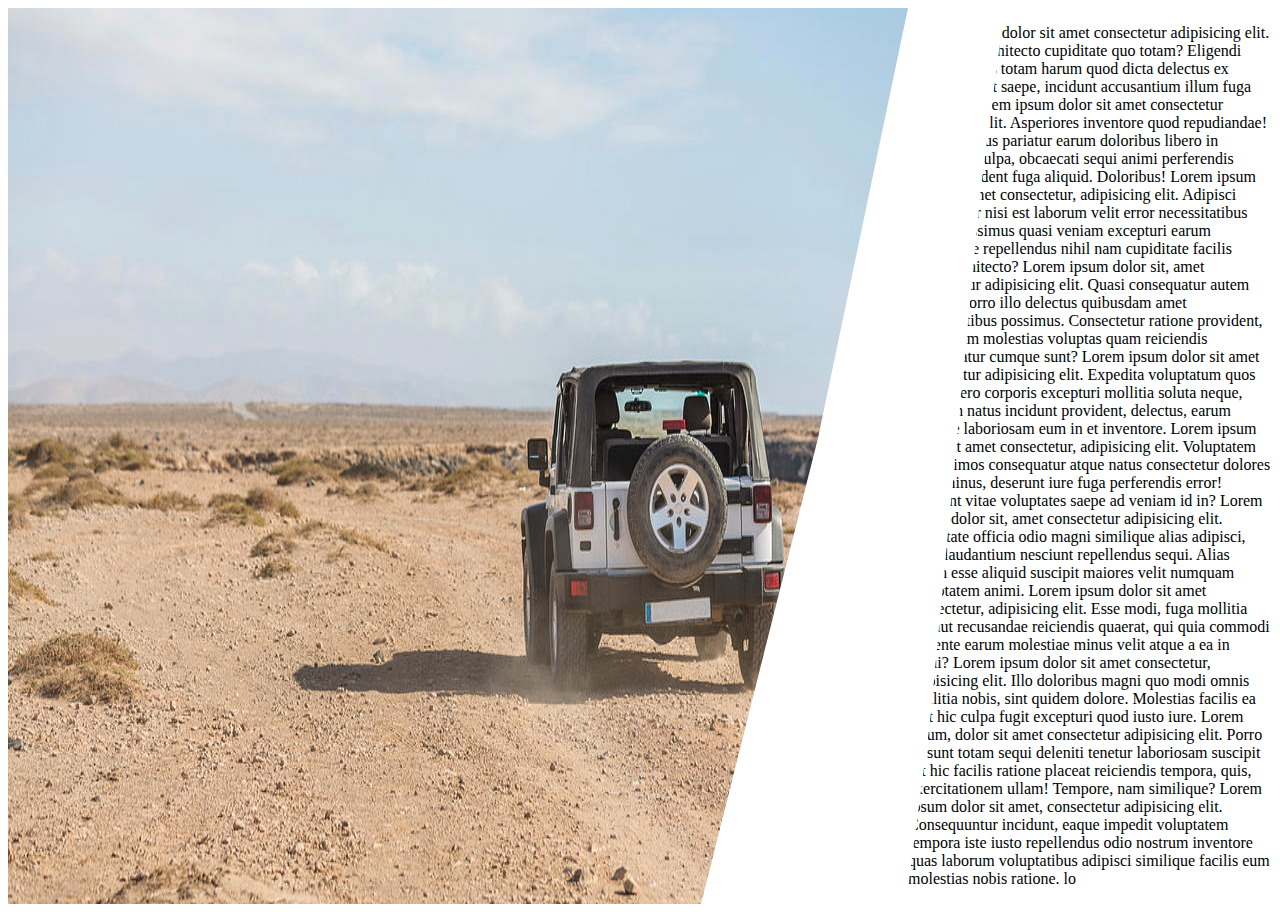
<file: clip-path/index.html>
<!DOCTYPE html>
<html lang="en">
<head>
    <meta charset="UTF-8">
    <meta name="viewport" content="width=device-width, initial-scale=1.0">
    <link rel="stylesheet" href="styles.css">
    <title>Document</title>
</head>
<body>
    <img src="white-jeep-4x4-driving-off-road-in-a-desert-landscape-cavan-images.jpg">
    <p>Lorem, ipsum dolor sit amet consectetur adipisicing elit. Qui eaque architecto cupiditate quo totam? Eligendi necessitatibus totam harum quod dicta delectus ex deserunt, sunt saepe, incidunt accusantium illum fuga nostrum.
        Lorem ipsum dolor sit amet consectetur adipisicing elit. Asperiores inventore quod repudiandae! Fugit delectus pariatur earum doloribus libero in molestias, culpa, obcaecati sequi animi perferendis atque provident fuga aliquid. Doloribus!
        Lorem ipsum dolor sit amet consectetur, adipisicing elit. Adipisci consectetur nisi est laborum velit error necessitatibus autem, possimus quasi veniam excepturi earum recusandae repellendus nihil nam cupiditate facilis ullam architecto?
        Lorem ipsum dolor sit, amet consectetur adipisicing elit. Quasi consequatur autem suscipit porro illo delectus quibusdam amet necessitatibus possimus. Consectetur ratione provident, laboriosam molestias voluptas quam reiciendis consequatur cumque sunt?
        Lorem ipsum dolor sit amet consectetur adipisicing elit. Expedita voluptatum quos vitae libero corporis excepturi mollitia soluta neque, magnam natus incidunt provident, delectus, earum maxime laboriosam eum in et inventore.
        Lorem ipsum dolor sit amet consectetur, adipisicing elit. Voluptatem dignissimos consequatur atque natus consectetur dolores dicta minus, deserunt iure fuga perferendis error! Incidunt vitae voluptates saepe ad veniam id in?
        Lorem ipsum dolor sit, amet consectetur adipisicing elit. Voluptate officia odio magni similique alias adipisci, nulla laudantium nesciunt repellendus sequi. Alias ipsum esse aliquid suscipit maiores velit numquam voluptatem animi.
        Lorem ipsum dolor sit amet consectetur, adipisicing elit. Esse modi, fuga mollitia sed aut recusandae reiciendis quaerat, qui quia commodi sapiente earum molestiae minus velit atque a ea in sequi?
        Lorem ipsum dolor sit amet consectetur, adipisicing elit. Illo doloribus magni quo modi omnis mollitia nobis, sint quidem dolore. Molestias facilis ea odit hic culpa fugit excepturi quod iusto iure.
        Lorem ipsum, dolor sit amet consectetur adipisicing elit. Porro ad sunt totam sequi deleniti tenetur laboriosam suscipit est hic facilis ratione placeat reiciendis tempora, quis, exercitationem ullam! Tempore, nam similique?
        Lorem ipsum dolor sit amet, consectetur adipisicing elit. Consequuntur incidunt, eaque impedit voluptatem tempora iste iusto repellendus odio nostrum inventore quas laborum voluptatibus adipisci similique facilis eum molestias nobis ratione.
        lo
    </p>
</body>
</html>
</file>
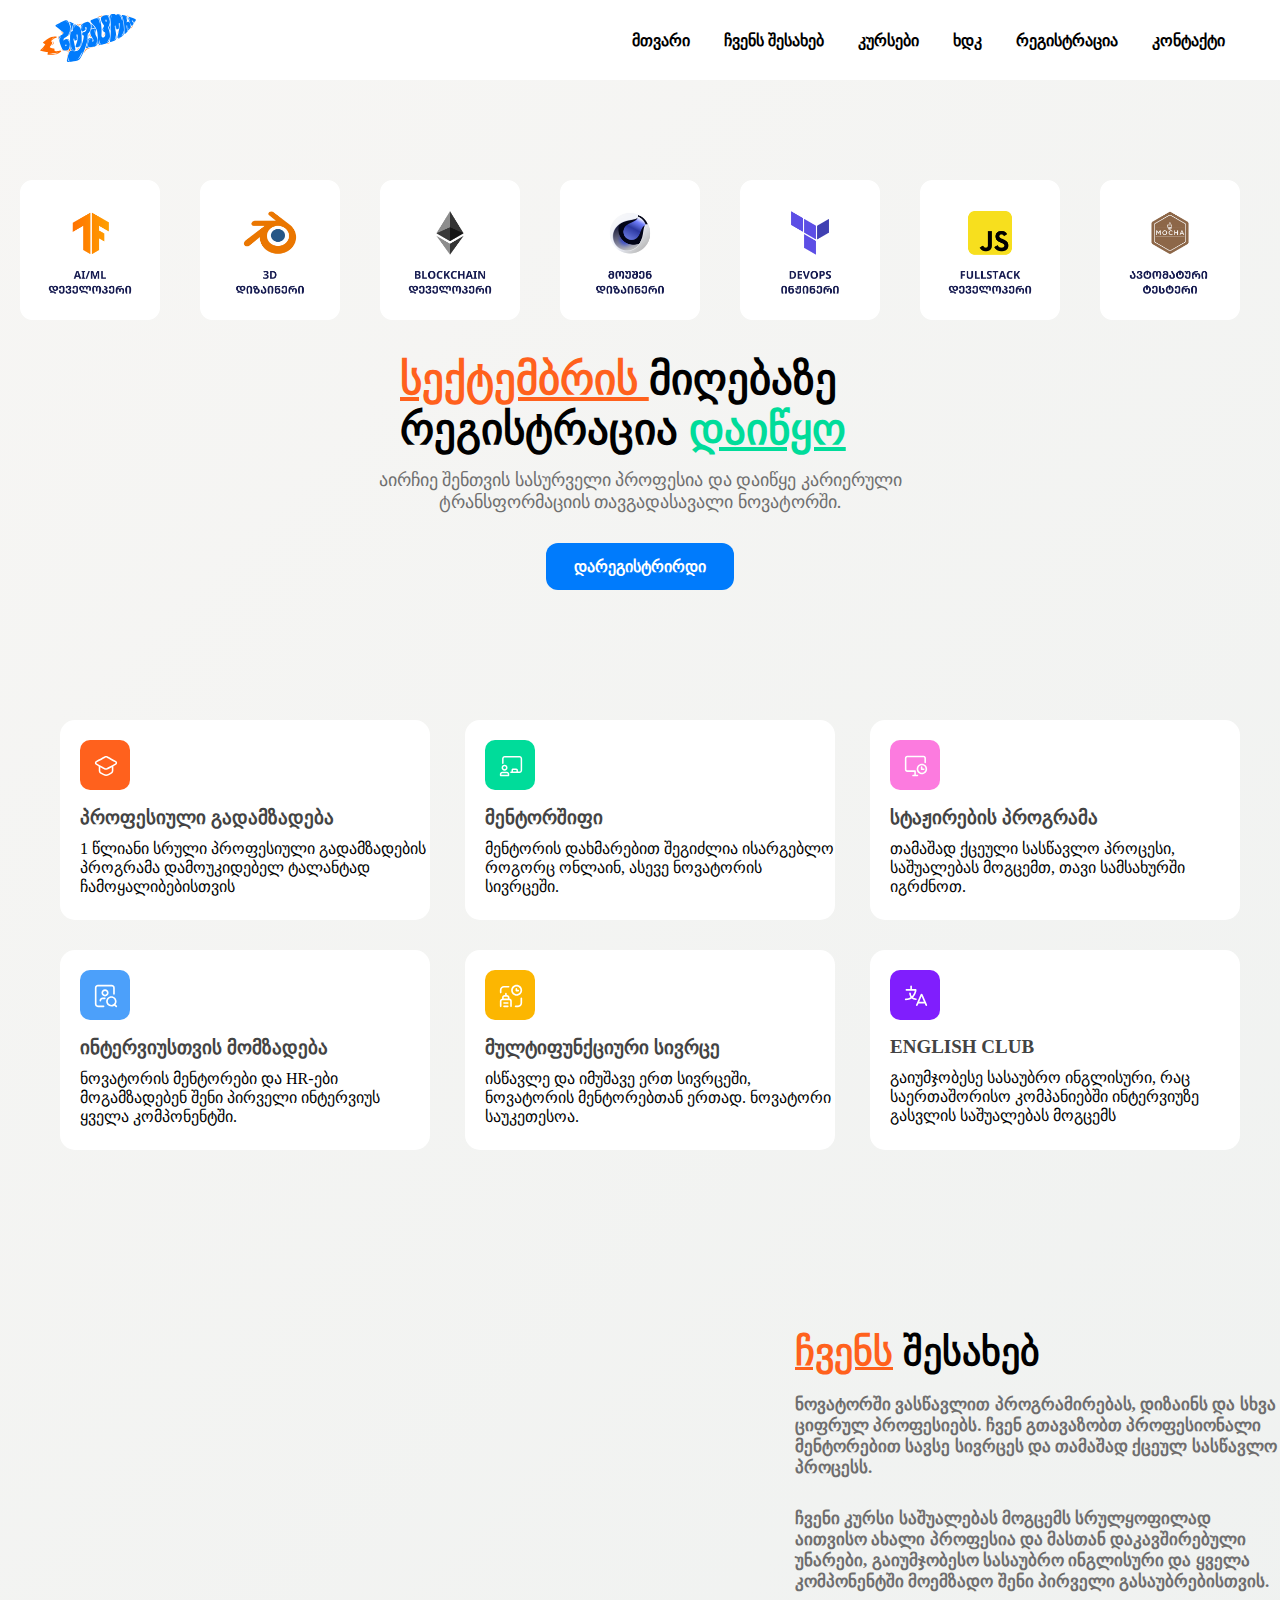
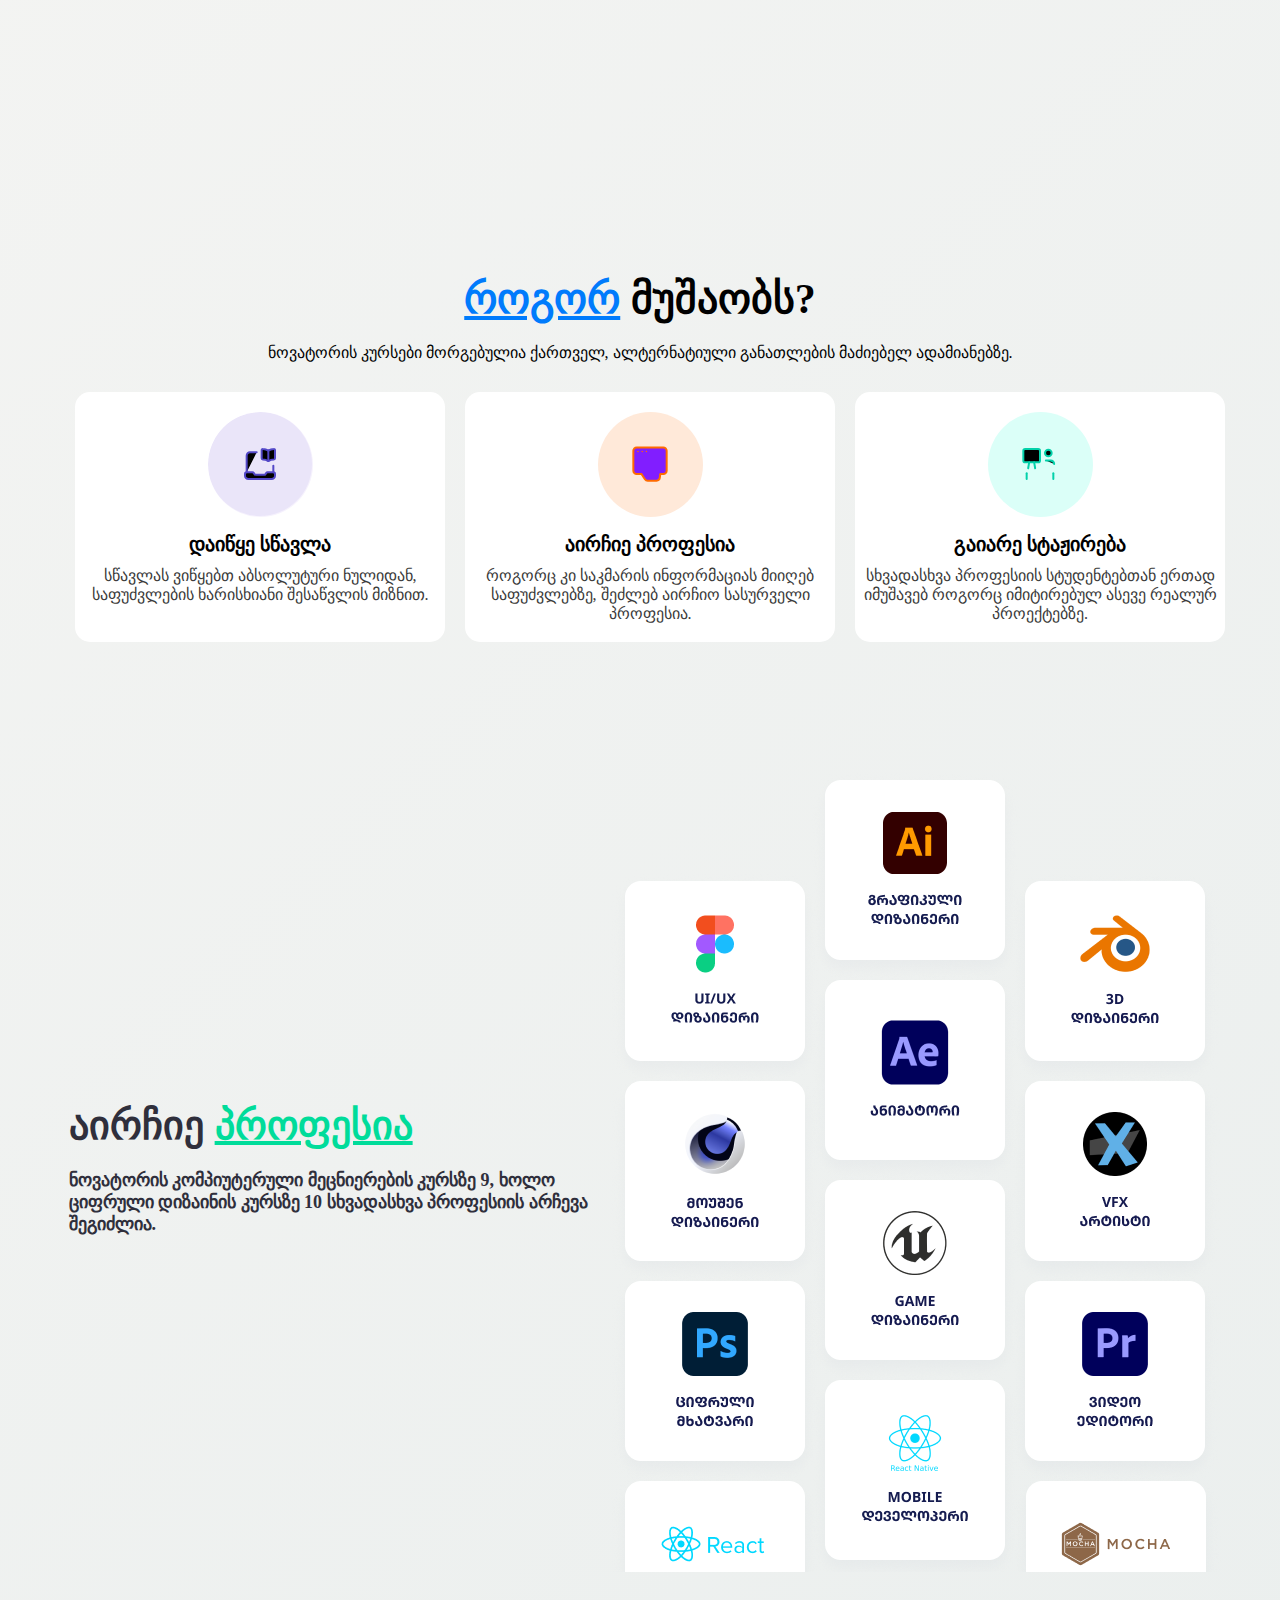
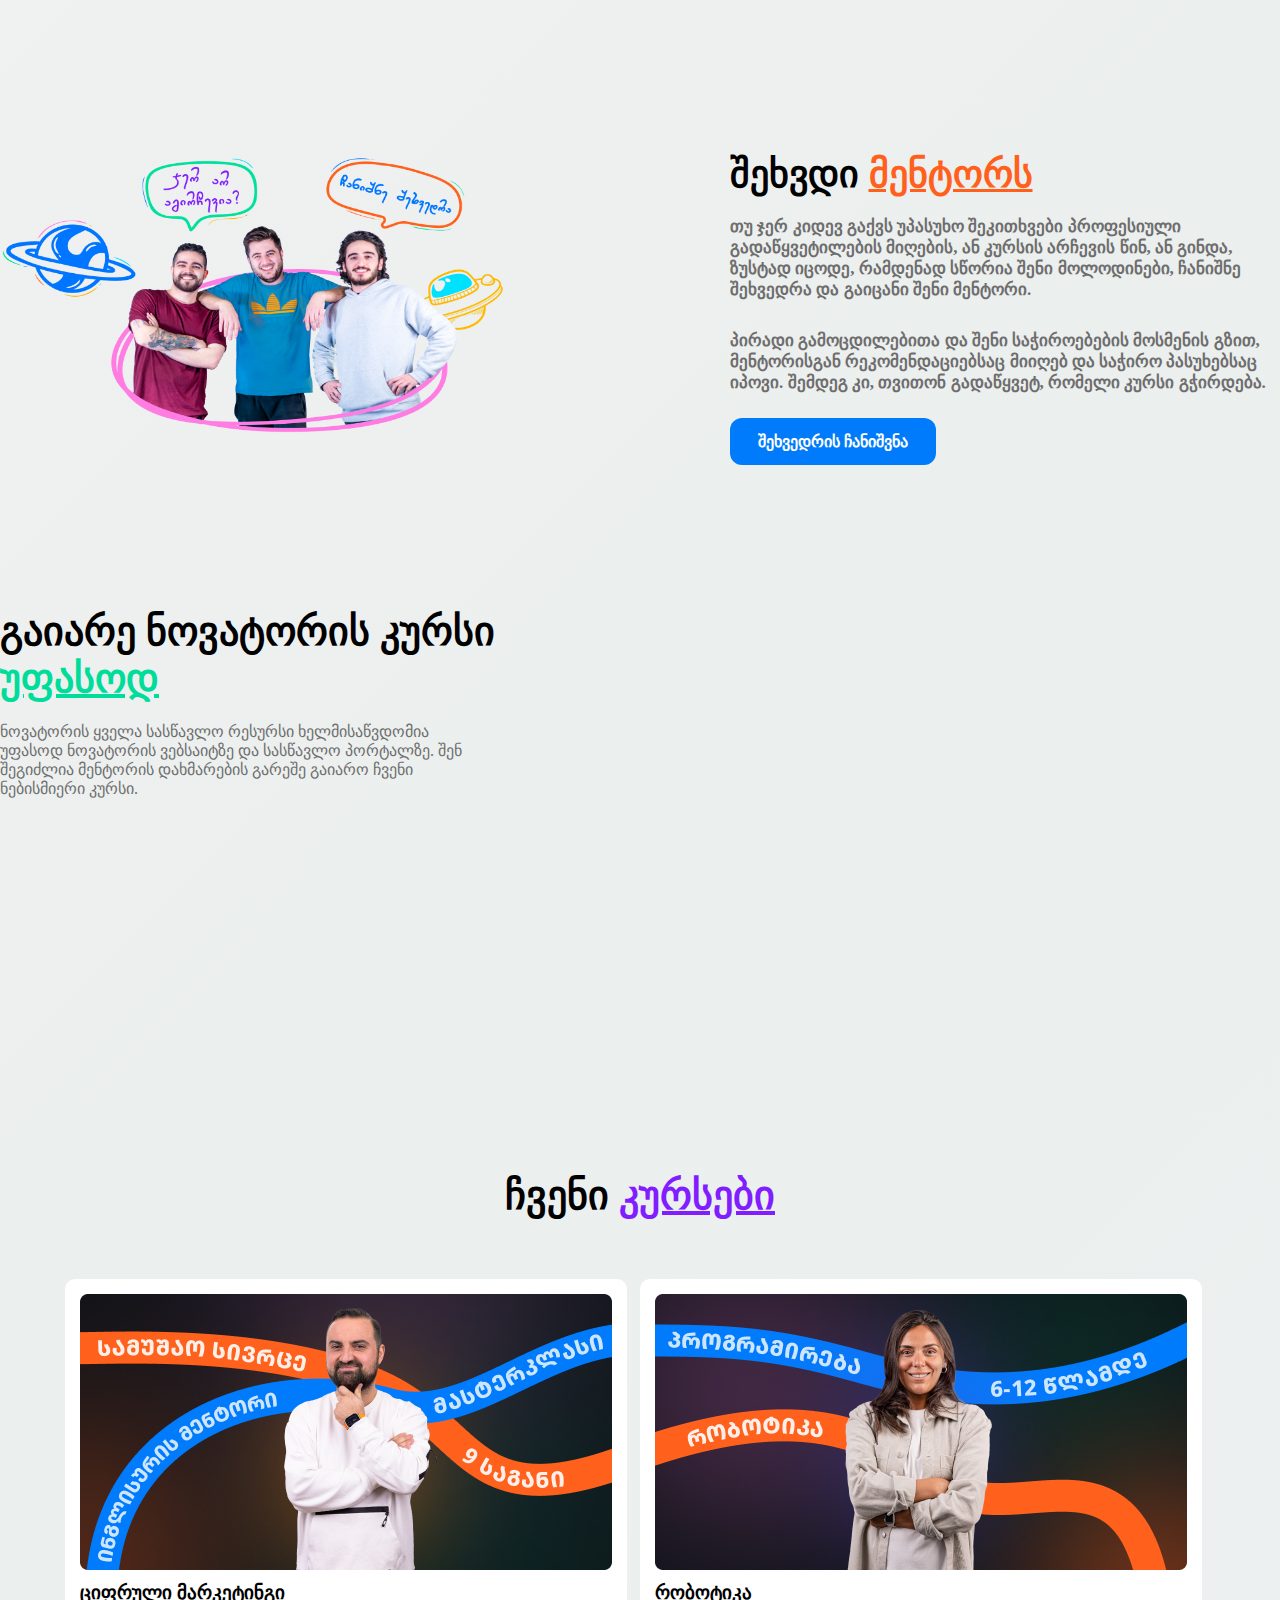
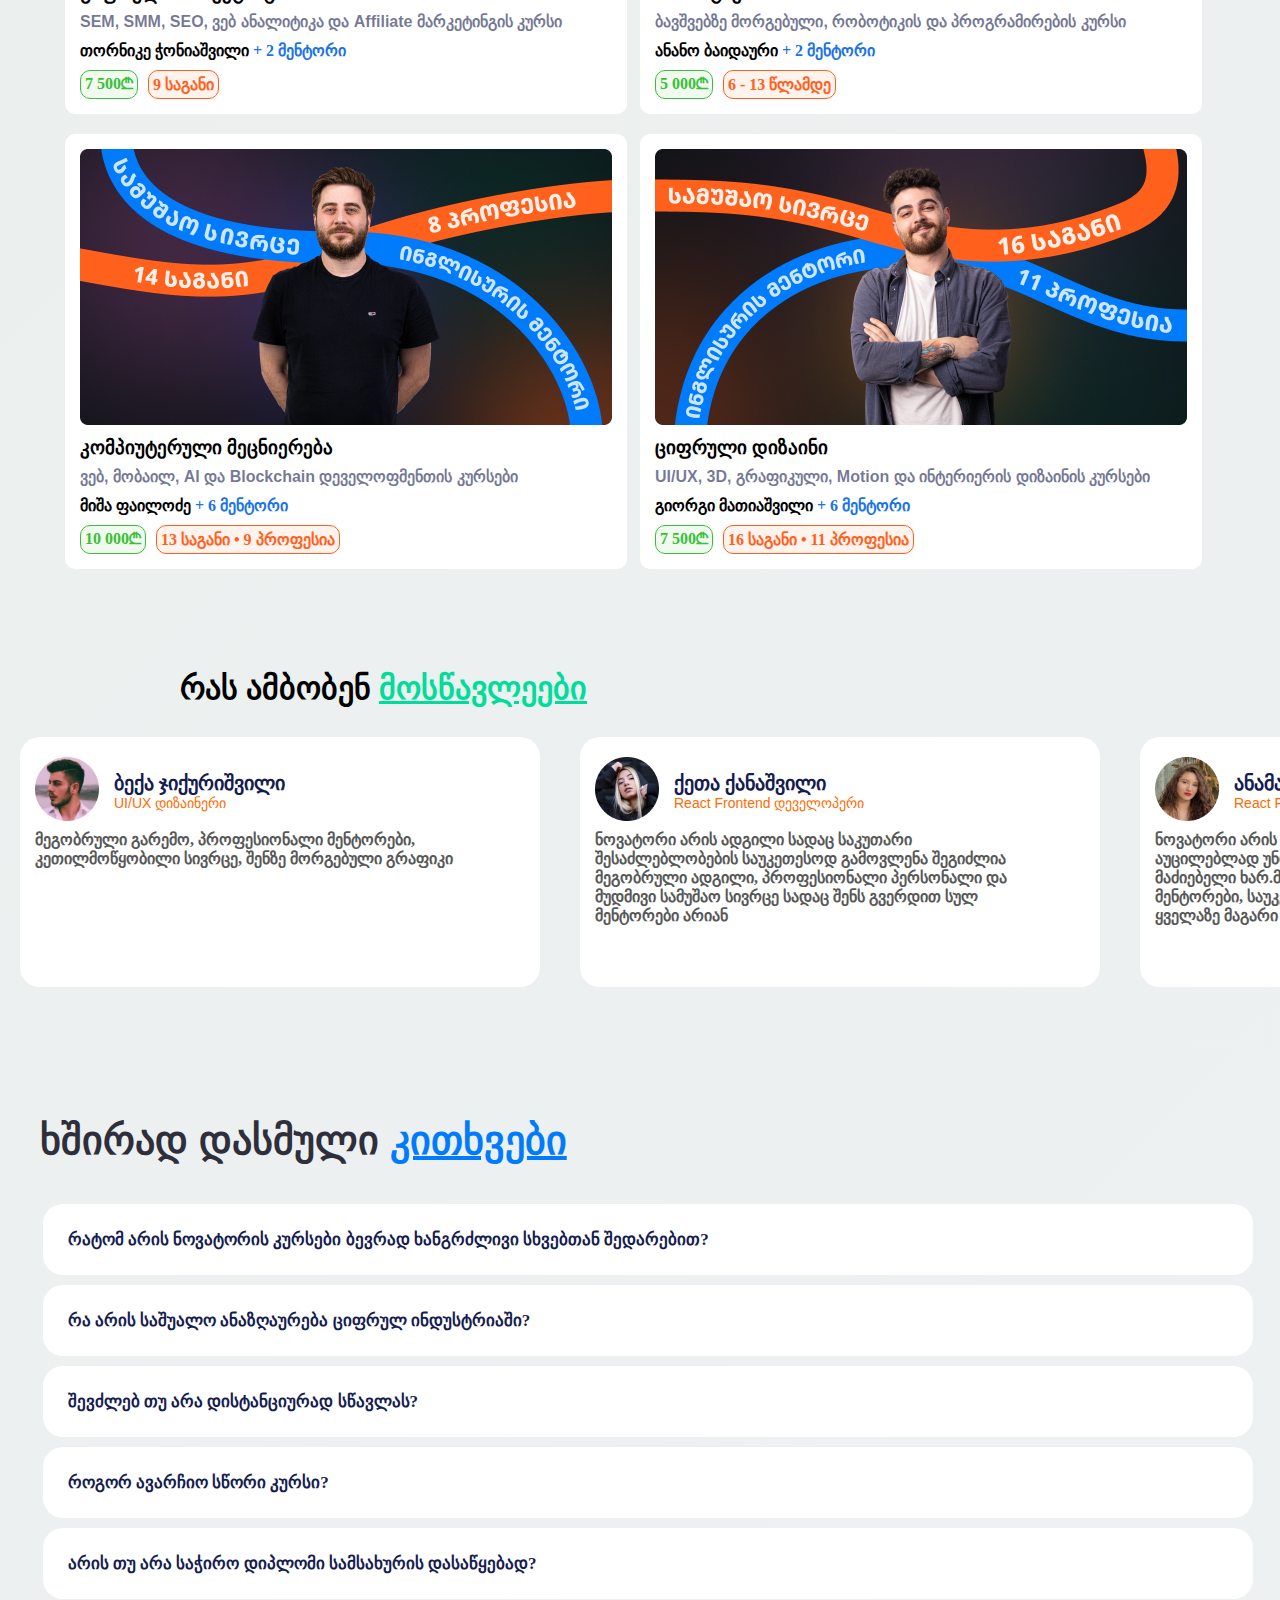
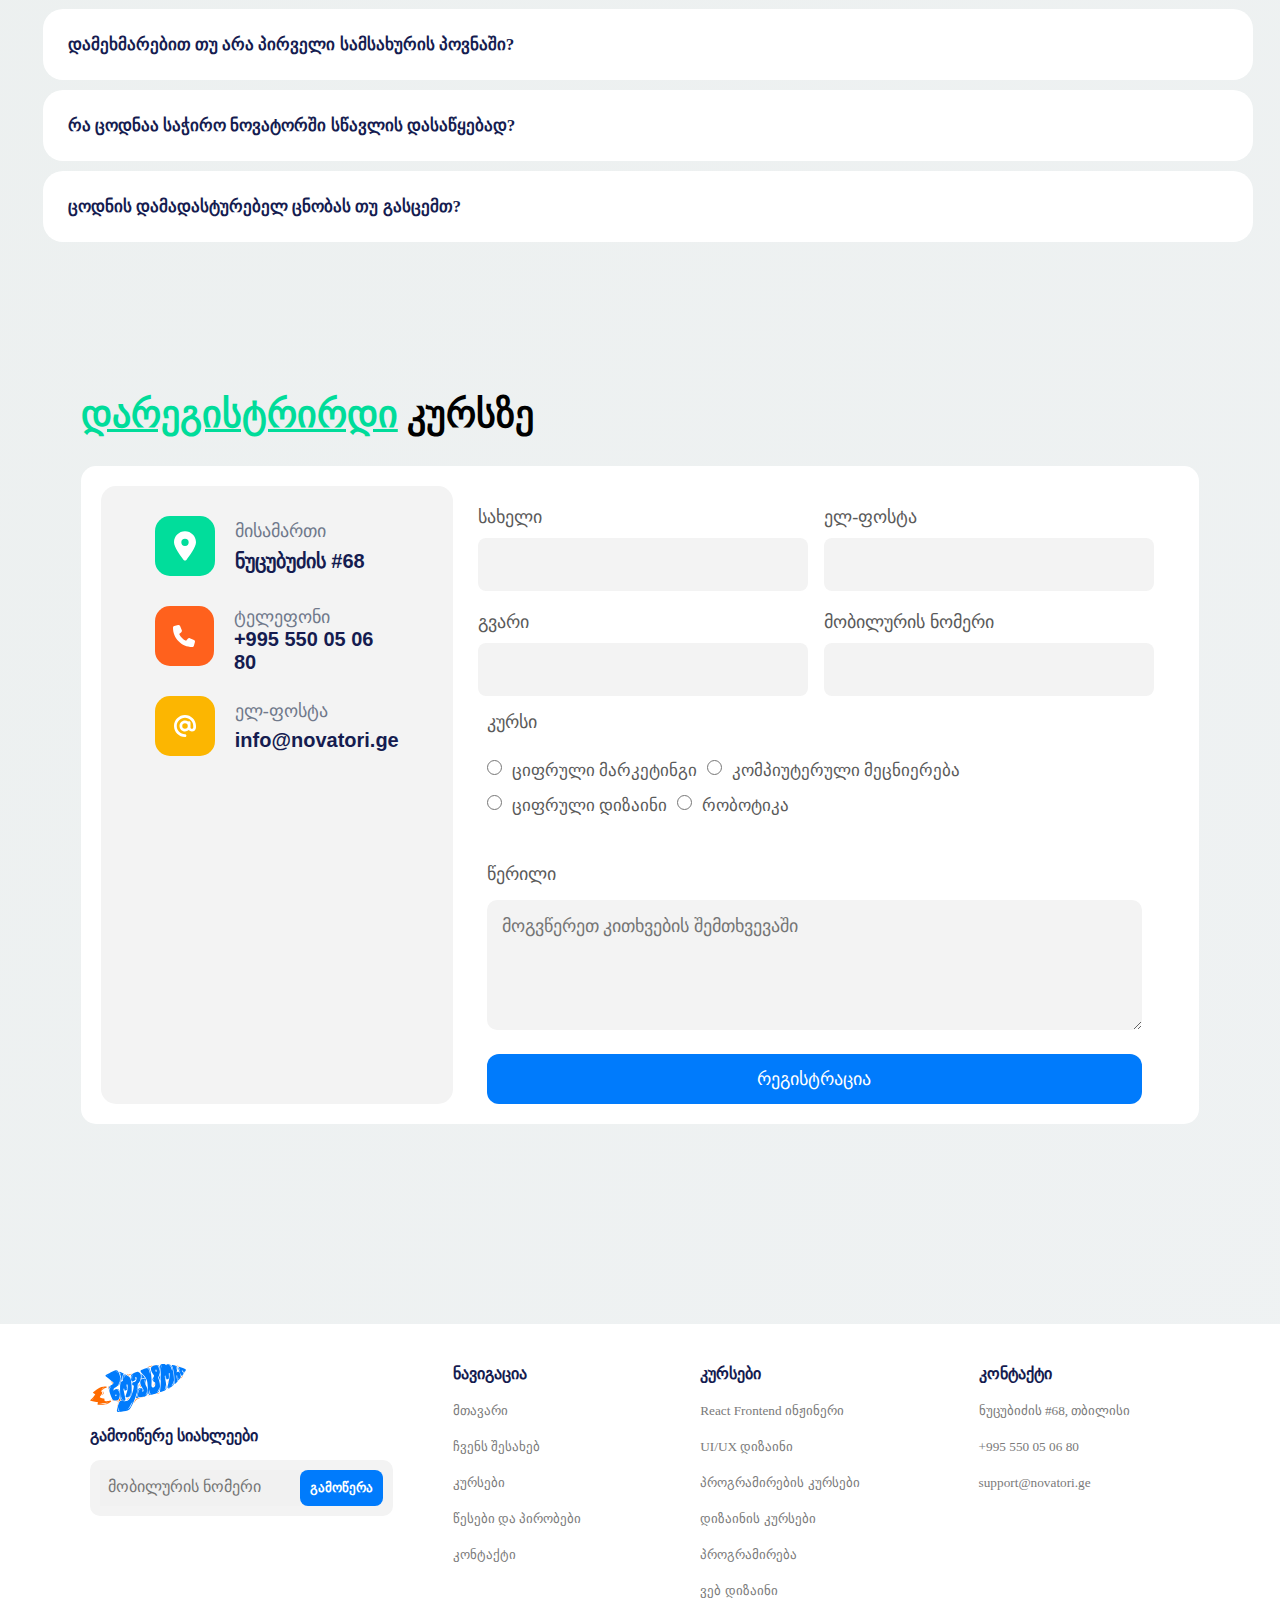
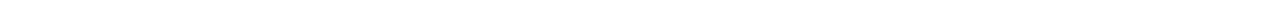
<file: novatori.html>
<!DOCTYPE html>
<html lang="en">
<head>
    <meta charset="UTF-8">
    <meta name="viewport" content="width=device-width, initial-scale=1.0">
    <title>ციფრული პროფესიების სკოლა - ნოვატორი</title>
    <link rel="stylesheet" href="novatori.css">
    <link rel="icon" href="NovatoriLogo (1).svg">
    <link rel="preconnect" href="https://fonts.googleapis.com">
    <link rel="preconnect" href="https://fonts.gstatic.com" crossorigin>
    <link href="https://fonts.googleapis.com/css2?family=Poppins:wght@600&family=Ubuntu:ital,wght@1,300&display=swap" rel="stylesheet">
    <link rel="stylesheet" href="https://cdnjs.cloudflare.com/ajax/libs/font-awesome/6.4.2/css/all.min.css" 
    integrity="sha512-z3gLpd7yknf1YoNbCzqRKc4qyor8gaKU1qmn+CShxbuBusANI9QpRohGBreCFkKxLhei6S9CQXFEbbKuqLg0DA==
    " crossorigin="anonymous"
     referrerpolicy="no-referrer" />
</head>
<body>
    <header>
        <div class="navigation-container">
            <div class="navigation-image">
                <img src="images/NovatoriLogo (1).svg">
            </div>
            <div class="navigation-wrapper">
                <a class="navigation-a" href="#">მთვარი</a>
                <a class="navigation-a" href="#">ჩვენს შესახებ</a>
                <a class="navigation-a" href="#">კურსები</a>
                <a class="navigation-a" href="#">ხდკ</a>
                <a class="navigation-a" href="#">რეგისტრაცია</a>
                <a class="navigation-a" href="#">კონტაქტი</a>
            </div>
        </div>
        <nav>
            <div class="openMenu"><i class="fa-solid fa-bars"></i></div>
                <div class="Mainmenu">
                    <ul class="Mainmenu-ul">
                        <li class="Mainmenu-li">
                            <a class="Mainmenu-a">მთავარი</a>
                        </li>
                        <li class="Mainmenu-li">
                            <a class="Mainmenu-a">ჩვენს შესახებ</a>
                        </li>
                        <li class="Mainmenu-li">
                            <a class="Mainmenu-a">კურსები</a>
                        </li>
                        <li class="Mainmenu-li">
                            <a class="Mainmenu-a">ხდკ</a>
                        </li>
                        <li class="Mainmenu-li">
                            <a class="Mainmenu-a">რეგისტრაცია</a>
                        </li>
                        <li class="Mainmenu-li">
                            <a class="Mainmenu-a">კონტაქტი</a>
                        </li>
                    </ul>
                </div>
        </nav>
    </header>
    <main>
        <div class="courses-gallery">
            <ul class="courses-ul">
                <li class="courses-li">
                    <img class="courses-img" src="images/aiml-1.png">
                </li>
                <li class="courses-li">
                    <img class="courses-img" src="images/blender-1.png">
                </li>
                <li class="courses-li">
                    <img class="courses-img" src="images/blockchain-1.png">
                </li>
                <li class="courses-li">
                    <img class="courses-img" src="images/cinema4d-1.png">
                </li>
                <li class="courses-li">
                    <img class="courses-img" src="images/devo-1.png">
                </li>
                <li class="courses-li">
                    <img class="courses-img" src="images/fullstack-1.png">
                </li>
                <li class="courses-li">
                    <img class="courses-img" src="images/mocha-1.png">
                </li>
                <li class="courses-li">
                    <img class="courses-img" src="images/native-1.png">
                </li>
                <li class="courses-li">
                    <img class="courses-img" src="images/nest-1.png">
                </li>
                <li class="courses-li">
                    <img class="courses-img" src="images/pr-1.png">
                </li>
                <li class="courses-li">
                    <img class="courses-img" src="images/ps-1.png">
                </li>
                <li class="courses-li">
                    <img class="courses-img" src="images/react-1.png">
                </li>
                <li class="courses-li">
                    <img class="courses-img" src="images/uiux-1.png">
                </li>
                <li class="courses-li">
                    <img class="courses-img" src="images/unrealDesigner-1.png">
                </li>
                <li class="courses-li">
                    <img class="courses-img" src="images/unrealDeveloper-1.png">
                </li>
                <li class="courses-li">
                    <img class="courses-img" src="images/vfx-1.png">
                </li>
                <li class="courses-li">
                    <img class="courses-img" src="images/ae-1.png">
                </li>
                <li class="courses-li">
                    <img class="courses-img" src="images/ai-1.png">
                </li>
            </ul>
        </div>
        <div class="registration-started">
            <div class="registration-text-container">
                <div class="registration-text">
                    <h2 class="registration-h2">
                        <span class="registration-span">
                            სექტემბრის
                        </span>
                        მიღებაზე რეგისტრაცია
                        <span class="registration-span2">
                            დაიწყო
                        </span>
                    </h2>
                </div>
            </div>
            <div class="reg-information">
                <div class="reg-inf-text">
                    <p class="reg-inf-p">
                        აირჩიე შენთვის სასურველი პროფესია 
                        და დაიწყე კარიერული ტრანსფორმაციის 
                        თავგადასავალი ნოვატორში.
                    </p>
                </div>
            </div>
            <div class="registartion-btn-div">
                <button class="reg-btn">
                    დარეგისტრირდი
                </button>
            </div>
        </div>
        <div class="card-container">
            <div class="card-gallery">
                <ul class="card-gallery-ul">
                    <li class="card">
                        <div class="card-logo">
                            <svg class="card-svg">
                                <path fill-rule="evenodd" clip-rule="evenodd" 
                                d="M27.9052 16.5582C26.749 15.9425 25.3548 
                                15.9377 24.1949 16.5514C22.4302 17.4851 19.3051 
                                19.1614 16.0096 21.0369C14.5191 21.8852 14.4543 
                                23.9685 15.9491 24.8653C16.8623 25.4132 17.8038 
                                25.9556 18.7254 26.4707V30.4188C18.7254 31.7757 
                                19.4199 33.0689 20.6285 33.8017C21.6227 34.4044 
                                22.5171 34.8929 23.5378 35.3615C25.2179 36.1328 
                                27.1664 36.0658 28.8018 35.2545C29.7656 34.7763 
                                30.5735 34.3238 31.4376 33.8051C32.6606 33.071
                                33.3752 31.7682 33.3752 30.392V26.3063C34.2413
                                25.837 35.1265 25.3499 35.991 24.8632C37.5358
                                23.9934 37.524 21.851 35.9903 20.983C32.9464 
                                19.2601 29.7237 17.5267 27.9052 16.5582ZM24.946 
                                17.8896C25.6344 17.5254 26.461 17.5273 27.1503 
                                17.8944C28.9644 18.8606 32.1733 20.5866 35.1999 
                                22.2996C35.7024 22.5841 35.6977 23.2666 35.2036 
                                23.5448C31.8159 25.4522 28.0989 27.3687 26.4954 
                                28.186C26.1202 28.3772 25.7986 28.3896 25.5332 
                                28.2697C23.9128 27.5382 20.1521 25.5955 16.7742 23.5688C16.3108 23.2908 16.308 22.6336 16.8034 22.3517C20.0794 20.4872 23.189 18.8193 24.946 17.8896ZM31.8056 27.1491C29.872 28.1786 28.176 29.0506 27.2249 29.5354C26.539 29.8849 25.6925 30.0224 24.8714 29.6517C23.8954 29.2111 22.2071 28.3651 20.2951 27.3329V30.4188C20.2951 31.2769 20.7335 32.0686 21.4598 32.5089C22.4144 33.0877 23.2547 33.5457 24.2088 33.9837C25.4292 34.544 26.8659 34.5034 28.0876 33.8973C29.0063 33.4416 29.7766 33.0104 30.6122 32.5088C31.3553 32.0628 31.8056 31.2601 31.8056 30.392V27.1491Z" fill="white">
                                </path>
                            </svg>
                        </div>
                        <div class="card-title">
                            <h2 class="card-h2">
                                პროფესიული გადამზადება
                            </h2>
                        </div>
                        <div class="card-text">
                            <p class="card-p">
                                1 წლიანი სრული პროფესიული 
                                გადამზადების პროგრამა დამოუკიდებელ
                                 ტალანტად ჩამოყალიბებისთვის
                            </p>
                        </div>
                    </li>
                    <li class="card">
                        <div class="card-logo">
                            <svg class="card-svg2">
                                <path fill-rule="evenodd" clip-rule="evenodd" d="M19.8118 16.0938C18.3074 16.0938 17.0879 17.3132 17.0879 18.8176V23.1509C17.0879 23.5612 17.4205 23.8938 17.8308 23.8938C18.2411 23.8938 18.5737 23.5612 18.5737 23.1509V18.8176C18.5737 18.1338 19.128 17.5795 19.8118 17.5795H34.4213C35.1051 17.5795 35.6594 18.1338 35.6594 18.8176V30.3318C35.6594 31.0156 35.1051 31.5699 34.4213 31.5699H32.9356V30.208C32.9356 29.2507 32.1595 28.4747 31.2022 28.4747H27.9832C27.1626 28.4747 26.4975 29.1399 26.4975 29.9604V31.5699H25.8784C25.4682 31.5699 25.1356 31.9025 25.1356 32.3128C25.1356 32.7231 25.4682 33.0557 25.8784 33.0557H34.4213C35.9256 33.0557 37.1451 31.8362 37.1451 30.3318V18.8176C37.1451 17.3132 35.9256 16.0938 34.4213 16.0938H19.8118ZM27.9832 29.9604H31.2022C31.339 29.9604 31.4499 30.0713 31.4499 30.208V31.4461H27.9832V29.9604Z" fill="white"></path>
                                <path fill-rule="evenodd" clip-rule="evenodd" d="M22.5356 27.7318C22.5356 29.3729 21.2052 30.7033 19.5641 30.7033C17.9231 30.7033 16.5927 29.3729 16.5927 27.7318C16.5927 26.0908 17.9231 24.7604 19.5641 24.7604C21.2052 24.7604 22.5356 26.0908 22.5356 27.7318ZM21.0499 27.7318C21.0499 28.5524 20.3847 29.2176 19.5641 29.2176C18.7436 29.2176 18.0784 28.5524 18.0784 27.7318C18.0784 26.9113 18.7436 26.2461 19.5641 26.2461C20.3847 26.2461 21.0499 26.9113 21.0499 27.7318Z" fill="white"></path>
                                <path fill-rule="evenodd" clip-rule="evenodd" d="M17.2118 31.6938C15.9126 31.6938 14.8594 32.7469 14.8594 34.0461V35.1604C14.8594 35.7074 15.3028 36.1509 15.8499 36.1509H23.2784C23.8254 36.1509 24.2689 35.7074 24.2689 35.1604V34.0461C24.2689 32.7469 23.2157 31.6938 21.9165 31.6938H17.2118ZM17.2118 33.1795C16.7331 33.1795 16.3451 33.5675 16.3451 34.0461V34.6652H22.7832V34.0461C22.7832 33.5675 22.3952 33.1795 21.9165 33.1795H17.2118Z" fill="white"></path>
                            </svg>
                        </div>
                        <div class="card-title">
                            <h2 class="card-h2">
                                მენტორშიფი
                            </h2>
                        </div>
                        <div class="card-text">
                            <p class="card-p">
                                მენტორის დახმარებით შეგიძლია ისარგებლო 
                                როგორც ონლაინ, ასევე ნოვატორის სივრცეში.
                            </p>
                        </div>
                    </li>
                    <li class="card">
                        <div class="card-logo">
                            <svg class="card-svg3">
                                <path d="M16.4325 18.1448C16.4325 17.7103 16.7848 17.3583 17.219 17.3583H33.6056C34.0398 17.3583 34.3921 17.7103 34.3921 18.1448V22.4709C34.3921 22.9054 34.7445 23.2574 35.1787 23.2574C35.6129 23.2574 35.9653 22.9054 35.9653 22.4709V18.1448C35.9653 16.8416 34.9088 15.7852 33.6056 15.7852H17.219C15.9158 15.7852 14.8594 16.8416 14.8594 18.1448V29.5499C14.8594 30.8531 15.9158 31.9095 17.219 31.9095H24.298V34.7936H22.9871C22.5529 34.7936 22.2006 35.1456 22.2006 35.5801C22.2006 35.8433 22.3301 36.0763 22.5288 36.2192C22.6578 36.3119 22.8161 36.3667 22.9871 36.3667H27.4443C27.8785 36.3667 28.2308 36.0146 28.2308 35.5801C28.2308 35.2639 28.0439 34.9912 27.7751 34.8663C27.6747 34.8197 27.5625 34.7936 27.4443 34.7936H25.8711V31.123C25.8711 30.9435 25.8112 30.7781 25.7103 30.6457C25.5665 30.4578 25.3396 30.3364 25.0846 30.3364H17.219C16.7848 30.3364 16.4325 29.9844 16.4325 29.5499V18.1448Z" fill="white"></path>
                                <path d="M31.0672 26.3883C30.9341 26.5291 30.8527 26.7191 30.8527 26.928V29.2877C30.8527 29.3532 30.8608 29.417 30.8757 29.4779C30.8859 29.5186 30.8993 29.5581 30.9156 29.5959C30.9418 29.6574 30.9756 29.7148 31.0155 29.767C31.1594 29.9539 31.3852 30.0742 31.6392 30.0742H33.7367C34.1709 30.0742 34.5232 29.7222 34.5232 29.2877C34.5232 29.0032 34.3722 28.7541 34.1464 28.6161C34.027 28.5431 33.8867 28.5011 33.7367 28.5011H32.4258V26.928C32.4258 26.4935 32.0735 26.1415 31.6392 26.1415C31.4139 26.1415 31.2106 26.2364 31.0672 26.3883Z" fill="white"></path>
                                <path fill-rule="evenodd" clip-rule="evenodd" d="M37.1451 29.0255C37.1451 31.9216 34.7972 34.2692 31.9014 34.2692C29.0056 34.2692 26.6577 31.9216 26.6577 29.0255C26.6577 26.1294 29.0056 23.7818 31.9014 23.7818C34.7972 23.7818 37.1451 26.1294 37.1451 29.0255ZM35.572 29.0255C35.572 31.0528 33.9287 32.6961 31.9014 32.6961C29.8741 32.6961 28.2308 31.0528 28.2308 29.0255C28.2308 26.9982 29.8741 25.3549 31.9014 25.3549C33.9287 25.3549 35.572 26.9982 35.572 29.0255Z" fill="white"></path>
                            </svg>
                        </div>
                        <div class="card-title">
                            <h2 class="card-h2">
                                სტაჟირების პროგრამა
                            </h2>
                        </div>
                        <div class="card-text">
                            <p class="card-p">
                                თამაშად ქცეული სასწავლო პროცესი, 
                                საშუალებას მოგცემთ, თავი სამსახურში 
                                იგრძნოთ.
                            </p>
                        </div>
                    </li>
                    <li class="card">
                        <div class="card-logo">
                            <svg class="card-svg4">
                                <path d="M17.8858 14.8555C16.2144 14.8555 14.8594 16.2105 14.8594 17.8819V34.1147C14.8594 35.7862 16.2144 37.1412 17.8858 37.1412H23.6636C24.1195 37.1412 24.489 36.7716 24.489 36.3158C24.489 35.8599 24.1195 35.4904 23.6636 35.4904H17.8858C17.1261 35.4904 16.5102 34.8745 16.5102 34.1147V17.8819C16.5102 17.1222 17.1261 16.5063 17.8858 16.5063H31.78C32.5398 16.5063 33.1557 17.1222 33.1557 17.8819V23.9348C33.1557 24.3907 33.5252 24.7602 33.9811 24.7602C34.4369 24.7602 34.8065 24.3907 34.8065 23.9348V17.8819C34.8065 16.2105 33.4515 14.8555 31.78 14.8555H17.8858Z" fill="white"></path>
                                <path d="M22.5631 29.1623C21.8033 29.1623 21.1874 29.7783 21.1874 30.538V30.6756C21.1874 31.1314 20.8179 31.501 20.362 31.501C19.9062 31.501 19.5366 31.1314 19.5366 30.6756V30.538C19.5366 28.8665 20.8916 27.5116 22.5631 27.5116H24.9017C25.3576 27.5116 25.7271 27.8811 25.7271 28.337C25.7271 28.7928 25.3576 29.1623 24.9017 29.1623H22.5631Z" fill="white"></path>
                                <path fill-rule="evenodd" clip-rule="evenodd" d="M35.5428 34.5091L36.9033 35.8697C37.2257 36.192 37.2257 36.7147 36.9033 37.037C36.581 37.3593 36.0584 37.3593 35.736 37.037L34.3536 35.6545C33.507 36.2448 32.4776 36.5909 31.3673 36.5909C28.4802 36.5909 26.1398 34.2505 26.1398 31.3634C26.1398 28.4763 28.4802 26.1359 31.3673 26.1359C34.2544 26.1359 36.5948 28.4763 36.5948 31.3634C36.5948 32.5444 36.2032 33.6339 35.5428 34.5091ZM34.944 31.3634C34.944 33.3388 33.3427 34.9401 31.3673 34.9401C29.3919 34.9401 27.7906 33.3388 27.7906 31.3634C27.7906 29.388 29.3919 27.7867 31.3673 27.7867C33.3427 27.7867 34.944 29.388 34.944 31.3634Z" fill="white"></path>
                                <path fill-rule="evenodd" clip-rule="evenodd" d="M25.0393 26.411C27.0146 26.411 28.616 24.8097 28.616 22.8343C28.616 20.8589 27.0146 19.2576 25.0393 19.2576C23.0639 19.2576 21.4626 20.8589 21.4626 22.8343C21.4626 24.8097 23.0639 26.411 25.0393 26.411ZM25.0393 24.7602C26.1029 24.7602 26.9652 23.898 26.9652 22.8343C26.9652 21.7706 26.1029 20.9084 25.0393 20.9084C23.9756 20.9084 23.1133 21.7706 23.1133 22.8343C23.1133 23.898 23.9756 24.7602 25.0393 24.7602Z" fill="white"></path>
                            </svg>
                        </div>
                        <div class="card-title">
                            <h2 class="card-h2">
                                ინტერვიუსთვის მომზადება
                            </h2>
                        </div>
                        <div class="card-text">
                            <p class="card-p">
                                ნოვატორის მენტორები და HR-ები 
                                მოგამზადებენ შენი პირველი ინტერვიუს 
                                ყველა კომპონენტში.
                            </p>
                        </div>
                    </li>
                    <li class="card">
                        <div class="card-logo">
                            <svg class="card-svg5">
                                <path d="M32.1927 18.7073C32.1927 18.2515 31.8232 17.8819 31.3673 17.8819C30.9115 17.8819 30.5419 18.2515 30.5419 18.7073V20.6332C30.5419 21.0891 30.9115 21.4586 31.3673 21.4586H33.2932C33.7491 21.4586 34.1186 21.0891 34.1186 20.6332C34.1186 20.1774 33.7491 19.8078 33.2932 19.8078H32.1927V18.7073Z" fill="white"></path>
                                <path fill-rule="evenodd" clip-rule="evenodd" d="M37.1451 20.3581C37.1451 23.3971 34.6815 25.8608 31.6424 25.8608C28.6034 25.8608 26.1398 23.3971 26.1398 20.3581C26.1398 17.3191 28.6034 14.8555 31.6424 14.8555C34.6815 14.8555 37.1451 17.3191 37.1451 20.3581ZM35.4943 20.3581C35.4943 22.4854 33.7698 24.21 31.6424 24.21C29.5151 24.21 27.7906 22.4854 27.7906 20.3581C27.7906 18.2308 29.5151 16.5063 31.6424 16.5063C33.7698 16.5063 35.4943 18.2308 35.4943 20.3581Z" fill="white"></path>
                                <path d="M18.9864 17.6068C17.6188 17.6068 16.5102 18.7154 16.5102 20.083V22.5592C16.5102 23.015 16.1406 23.3846 15.6848 23.3846C15.2289 23.3846 14.8594 23.015 14.8594 22.5592V20.083C14.8594 17.8037 16.7071 15.956 18.9864 15.956H23.6636C24.1195 15.956 24.489 16.3255 24.489 16.7814C24.489 17.2372 24.1195 17.6068 23.6636 17.6068H18.9864Z" fill="white"></path>
                                <path fill-rule="evenodd" clip-rule="evenodd" d="M17.0604 28.6272C15.8224 28.7641 14.8594 29.8137 14.8594 31.0883V36.3158C14.8594 36.7716 15.2289 37.1412 15.6848 37.1412C16.1406 37.1412 16.5102 36.7716 16.5102 36.3158V31.0883C16.5102 30.6324 16.8797 30.2629 17.3356 30.2629H24.3514C24.8073 30.2629 25.1768 30.6324 25.1768 31.0883V36.3158C25.1768 36.7716 25.5464 37.1412 26.0022 37.1412C26.4581 37.1412 26.8276 36.7716 26.8276 36.3158V31.0883C26.8276 29.7669 25.7926 28.6872 24.489 28.6158V27.5116C24.489 26.144 23.3804 25.0354 22.0128 25.0354H21.7377V23.6597C21.7377 23.2038 21.3681 22.8343 20.9123 22.8343C20.4564 22.8343 20.0869 23.2038 20.0869 23.6597V25.0354H19.5366C18.1691 25.0354 17.0604 26.144 17.0604 27.5116V28.6272ZM18.7112 27.5116C18.7112 27.0557 19.0808 26.6862 19.5366 26.6862H22.0128C22.4687 26.6862 22.8382 27.0557 22.8382 27.5116V28.6121H18.7112V27.5116Z" fill="white"></path>
                                <path d="M35.4943 33.0142C35.4943 34.3818 34.3857 35.4904 33.0181 35.4904H30.5419C30.0861 35.4904 29.7165 35.8599 29.7165 36.3158C29.7165 36.7716 30.0861 37.1412 30.5419 37.1412H33.0181C35.2974 37.1412 37.1451 35.2935 37.1451 33.0142V28.337C37.1451 27.8811 36.7755 27.5116 36.3197 27.5116C35.8638 27.5116 35.4943 27.8811 35.4943 28.337V33.0142Z" fill="white"></path>
                                <path d="M18.161 33.0142C18.161 32.5583 18.5305 32.1888 18.9864 32.1888H22.8382C23.2941 32.1888 23.6636 32.5583 23.6636 33.0142C23.6636 33.4701 23.2941 33.8396 22.8382 33.8396H18.9864C18.5305 33.8396 18.161 33.4701 18.161 33.0142Z" fill="white"></path>
                                <path d="M18.161 36.3158C18.161 35.8599 18.5305 35.4904 18.9864 35.4904H22.8382C23.2941 35.4904 23.6636 35.8599 23.6636 36.3158C23.6636 36.7716 23.2941 37.1412 22.8382 37.1412H18.9864C18.5305 37.1412 18.161 36.7716 18.161 36.3158Z" fill="white"></path>
                            </svg>
                        </div>
                        <div class="card-title">
                            <h2 class="card-h2">
                                მულტიფუნქციური სივრცე
                            </h2>
                        </div>
                        <div class="card-text">
                            <p class="card-p">
                                ისწავლე და იმუშავე ერთ სივრცეში, 
                                ნოვატორის მენტორებთან ერთად. 
                                ნოვატორი საუკეთესოა.
                            </p>
                        </div>
                    </li>
                    <li class="card">
                        <div class="card-logo">
                            <svg class="card-svg6">
                                <path d="M21.9629 16.3123C21.9629 15.8507 21.5887 15.4766 21.1272 15.4766C20.6656 15.4766 20.2915 15.8507 20.2915 16.3123V19.098H16.3915C15.93 19.098 15.5558 19.4721 15.5558 19.9337C15.5558 20.3952 15.93 20.7694 16.3915 20.7694H24.7606C24.4833 22.1984 23.8141 23.9984 22.5713 25.5035C22.3449 25.7777 22.0989 26.0428 21.832 26.2947C21.1386 25.2599 20.9283 24.0522 20.8447 23.1953C20.7998 22.7359 20.3911 22.3999 19.9317 22.4447C19.4723 22.4896 19.1363 22.8983 19.1811 23.3577C19.2745 24.3141 19.5247 25.8928 20.4898 27.2934L20.5034 27.313C19.2555 28.0775 17.6796 28.5693 15.6951 28.5693C15.2335 28.5693 14.8594 28.9435 14.8594 29.405C14.8594 29.8666 15.2335 30.2407 15.6951 30.2407C18.1523 30.2407 20.1153 29.5791 21.6572 28.5594C22.6644 29.3773 24.0522 29.9626 25.9419 30.0992C26.4022 30.1325 26.8024 29.7863 26.8357 29.326C26.8689 28.8657 26.5228 28.4655 26.0624 28.4322C24.7043 28.334 23.7245 27.9708 23.0079 27.4828C23.3144 27.1913 23.5982 26.8849 23.8601 26.5677C25.5412 24.5318 26.3061 22.0793 26.5209 20.3385C26.6048 19.6582 26.065 19.098 25.4193 19.098H21.9629V16.3123Z" fill="white"></path>
                                <path fill-rule="evenodd" clip-rule="evenodd" d="M32.5961 24.51C32.2084 23.6145 30.9386 23.6145 30.5509 24.51L27.1905 32.2724L26.0746 34.7754C25.8866 35.1969 26.076 35.691 26.4975 35.8789C26.9191 36.0669 27.4132 35.8775 27.6011 35.456L28.498 33.4443H34.649L35.5459 35.456C35.7338 35.8775 36.2279 36.0669 36.6495 35.8789C37.071 35.691 37.2604 35.1969 37.0725 34.7754L35.9565 32.2724L32.5961 24.51ZM31.5735 26.355L33.9189 31.7728H29.2281L31.5735 26.355Z" fill="white"></path>

                            </svg>
                        </div>
                        <div class="card-title">
                            <h2 class="card-h2">
                                ENGLISH CLUB
                            </h2>
                        </div>
                        <div class="card-text">
                            <p class="card-p">
                                გაიუმჯობესე სასაუბრო ინგლისური, 
                                რაც საერთაშორისო კომპანიებში 
                                ინტერვიუზე გასვლის საშუალებას მოგცემს
                            </p>
                        </div>
                    </li>
                </ul>
            </div>
        </div>
        <div class="about-novator">
            <div class="video-container">
                <iframe class="novator-video" width="560" height="315" src="https://www.youtube.com/embed/mXPhewXb6PY?si=ulP0Sb4VZVqcihK6" title="YouTube video player" frameborder="0" allow="accelerometer; autoplay; clipboard-write; encrypted-media; gyroscope; picture-in-picture; web-share" allowfullscreen>
                </iframe>
            </div>
            <div class="about-info">
                <div class="about-info-title">
                    <h2 class="about-info-h2">
                        <span class="about-info-span">ჩვენს</span>
                        შესახებ
                    </h2>
                </div>
                <div class="about-info-text">
                    <p class="about-info-p">
                        ნოვატორში ვასწავლით პროგრამირებას, 
                        დიზაინს და სხვა ციფრულ პროფესიებს. 
                        ჩვენ გთავაზობთ პროფესიონალი მენტორებით 
                        სავსე სივრცეს და თამაშად ქცეულ სასწავლო პროცესს. 
                    </p>
                    <p class="about-info-p p2">
                        ჩვენი კურსი საშუალებას მოგცემს 
                        სრულყოფილად აითვისო ახალი პროფესია 
                        და მასთან დაკავშირებული უნარები, გაიუმჯობესო 
                        სასაუბრო ინგლისური და ყველა კომპონენტში 
                        მოემზადო შენი პირველი გასაუბრებისთვის.
                    </p>
                </div>
            </div>
        </div>
        <div class="novatori-works">
            <div class="works-container">
            <div class="novatori-works-title">
                <div class="title-container">
                <h2 class="novatori-works-h2">
                    <span class="novatori-works-span">როგორ</span> 
                    მუშაობს?              
                </h2>
                </div>
            </div>
            </div>
            <div class="novatori-works-text">
                <p class="novatori-works-p">
                    ნოვატორის კურსები მორგებულია ქართველ, 
                    ალტერნატიული განათლების მაძიებელ ადამიანებზე.
                </p>
            </div>
            </div>
            <ul class="novatori-works-ul">
                <li class="novatori-works-li">
                    <div class="svg-container">
                    <svg class="novatori-works-svg">
                        <rect width="104" height="104" rx="52" fill="#5348C7" fill-opacity="0.07"></rect>
                        <path  fill-rule="evenodd" clip-rule="evenodd" d="M65.3393 60.3379H59.5619C59.0045 60.3378 58.484 60.6162 58.1746 61.0799L57.4977 62.0953C57.1883 62.5589 56.6678 62.8373 56.1104 62.8373H47.8903C47.333 62.8373 46.8124 62.5589 46.5031 62.0953L45.8262 61.0799C45.5161 60.6161 44.9951 60.3378 44.4372 60.3379H38.6615C37.7408 60.3382 36.9945 61.0845 36.9941 62.0053V63.6726C36.9941 64.5568 37.3449 65.4049 37.9699 66.0302C38.595 66.6556 39.4428 67.0071 40.327 67.0073H63.6719C64.5561 67.0076 65.4042 66.6566 66.0295 66.0315C66.6549 65.4065 67.0066 64.5586 67.0066 63.6744V62.0053C67.0063 61.0845 66.26 60.3382 65.3393 60.3379V60.3379Z" stroke="#5348C7" stroke-width="2" stroke-linecap="round" stroke-linejoin="round"></path>
                        <path d="M65.3395 60.3374V53.668" stroke="#5348C7" stroke-width="2" stroke-linecap="round" stroke-linejoin="round"></path>
                        <path d="M38.6602 60.3365V43.6628C38.6599 42.7787 39.0109 41.9306 39.636 41.3052C40.261 40.6798 41.1089 40.3284 41.993 40.3281H48.6643" stroke="#5348C7" stroke-width="2" stroke-linecap="round" stroke-linejoin="round"></path>
                        <path fill-rule="evenodd" clip-rule="evenodd" d="M60.3394 38.5523C58.6894 37.6033 56.8335 37.0695 54.9315 36.9968C54.6035 36.9749 54.2812 37.0905 54.0419 37.3158C53.8026 37.5411 53.6678 37.8559 53.6699 38.1846V46.3318C53.6782 46.9637 54.176 47.4803 54.8071 47.5121C56.7592 47.5366 58.6692 48.0825 60.3394 49.0931C62.0097 48.0825 63.9197 47.5366 65.8717 47.5121C66.5028 47.4803 67.0006 46.9637 67.0089 46.3318V38.1846C67.011 37.8559 66.8762 37.5411 66.6369 37.3158C66.3976 37.0905 66.0753 36.9749 65.7474 36.9968C63.8453 37.0695 61.9894 37.6033 60.3394 38.5523Z" stroke="#5348C7" stroke-width="2" stroke-linecap="round" stroke-linejoin="round"></path>
                        <path d="M60.3376 38.5508V49.0923" stroke="#5348C7" stroke-width="2" stroke-linecap="round" stroke-linejoin="round"></path>
                    </svg>
                    </div>
                    <div class="novatori-works-info">
                        <h4 class="novatori-works-h4">დაიწყე სწავლა</h4>
                        <p class="novatori-works-info-p">
                            სწავლას ვიწყებთ აბსოლუტური ნულიდან, საფუძვლების ხარისხიანი შესაწვლის მიზნით.
                        </p>
                    </div>
                </li>
                <li class="novatori-works-li">
                    <div class="svg-container">
                    <svg class="novatori-works-svg2">
                        <path fill="#811eff" fill-rule="evenodd" clip-rule="evenodd" d="M52.9236 53.6673V47.834C52.9236 46.454 51.8036 45.334 50.4236 45.334V45.334C49.0436 45.334 47.9236 46.454 47.9236 47.834V50.334V58.6673L46.422 57.1657C45.4103 56.154 43.7703 56.154 42.7586 57.1657V57.1657C41.8853 58.039 41.7503 59.4073 42.4353 60.434L46.9336 67.1823C47.552 68.1107 48.5936 68.6673 49.7086 68.6673H58.522C60.2036 68.6673 61.6203 67.4157 61.8303 65.7473L62.7336 58.519C62.9553 56.7407 61.732 55.104 59.9636 54.8157L52.9236 53.6673Z"  stroke="#FF6B00" stroke-width="2" stroke-linecap="round" stroke-linejoin="round"></path>
                        <path fill="#811eff" d="M62.299 61.9995H65.334C67.1757 61.9995 68.6673 60.5078 68.6673 58.6661V38.7161C68.6673 36.8745 67.1757 35.3828 65.334 35.3828H38.6673C36.8257 35.3828 35.334 36.8745 35.334 38.7161V58.6661C35.334 60.5078 36.8257 61.9995 38.6673 61.9995H43.4807" stroke="#FF6B00" stroke-width="2" stroke-linecap="round" stroke-linejoin="round"></path>
                        <path fill="#811eff" d="M39.9661 39.532C39.9611 39.532 39.9578 39.5354 39.9578 39.5404C39.9578 39.5454 39.9611 39.5487 39.9661 39.5487C39.9711 39.5487 39.9745 39.5454 39.9745 39.5404C39.9745 39.5354 39.9711 39.532 39.9661 39.532" stroke="#FF6B00" stroke-width="1.5" stroke-linecap="round" stroke-linejoin="round"></path>
                        <path fill="#811eff" d="M44.2044 39.532C44.1994 39.532 44.1961 39.5354 44.1961 39.5404C44.1961 39.5454 44.1994 39.5487 44.2044 39.5487C44.2094 39.5487 44.2128 39.5454 44.2128 39.5404C44.2128 39.5354 44.2094 39.532 44.2044 39.532" stroke="#FF6B00" stroke-width="1.5" stroke-linecap="round" stroke-linejoin="round"></path>
                        <path fill="#811eff" d="M48.4368 39.532C48.4318 39.532 48.4285 39.5354 48.4285 39.5404C48.4285 39.5454 48.4318 39.5487 48.4368 39.5487C48.4418 39.5487 48.4452 39.5454 48.4452 39.5404C48.4452 39.5354 48.4418 39.532 48.4368 39.532" stroke="#FF6B00" stroke-width="1.5" stroke-linecap="round" stroke-linejoin="round"></path>
                    </svg>
                    </div>
                    <div class="novatori-works-info">
                        <h4 class="novatori-works-h4">აირჩიე პროფესია</h4>
                        <p class="novatori-works-info-p">
                            როგორც კი საკმარის ინფორმაციას მიიღებ საფუძვლებზე, 
                            შეძლებ აირჩიო სასურველი პროფესია.
                        </p>
                    </div>
                </li>
                <li class="novatori-works-li">
                    <div class="svg-container">
                    <svg class="novatori-works-svg3">
                        <path d="M38.6638 61.1719V67.0076" stroke="#03D1AA" stroke-width="2" stroke-linecap="round" stroke-linejoin="round"></path>
                        <path fill-rule="evenodd" clip-rule="evenodd" d="M50.1257 50.333H37.2003C36.1652 50.333 35.3262 49.494 35.3262 48.4589V38.8683C35.3262 37.8332 36.1652 36.9941 37.2003 36.9941H50.1257C51.1607 36.9941 51.9998 37.8332 51.9998 38.8683V38.8683V48.4589C51.9998 49.494 51.1607 50.333 50.1257 50.333Z" stroke="#03D1AA" stroke-width="2" stroke-linecap="round" stroke-linejoin="round"></path>
                        <path d="M47.1479 56.2373L46.164 50.334" stroke="#03D1AA" stroke-width="2" stroke-linecap="round" stroke-linejoin="round"></path>
                        <path d="M40.1796 56.2373L41.1635 50.334" stroke="#03D1AA" stroke-width="2" stroke-linecap="round" stroke-linejoin="round"></path>
                        <path d="M65.3395 67.0076V61.1719" stroke="#03D1AA" stroke-width="2" stroke-linecap="round" stroke-linejoin="round"></path>
                        <path d="M57.8379 48.5098H62.6832C64.6092 48.5153 66.1692 50.0752 66.1747 52.0012" stroke="#03D1AA" stroke-width="2" stroke-linecap="round" stroke-linejoin="round"></path>
                        <path fill-rule="evenodd" clip-rule="evenodd" d="M60.332 44.3413C58.4916 44.3376 57.0021 42.8437 57.0039 41.0033C57.0058 39.1628 58.4982 37.6719 60.3386 37.6719C62.179 37.6719 63.6715 39.1628 63.6734 41.0033C63.6752 42.8437 62.1857 44.3376 60.3453 44.3413H60.332Z" stroke="#03D1AA" stroke-width="2" stroke-linecap="round" stroke-linejoin="round"></path>
                    </svg>
                    </div>
                    <div class="novatori-works-info">
                        <h4 class="novatori-works-h4">გაიარე სტაჟირება</h4>
                        <p class="novatori-works-info-p">
                            სხვადასხვა პროფესიის სტუდენტებთან ერთად
                             იმუშავებ როგორც 
                            იმიტირებულ ასევე რეალურ პროექტებზე.
                        </p>
                    </div>
                </li>
            </ul>
        </div>
        <div class="choose-profession-container">
            <div class="scrollablle-container">
            <div class="choose-profession">
                <div class="profession">
                    <div class="choose-profession-title">
                        <h2 class="choose-profession-h2">
                            აირჩიე
                            <span class="choose-profession-span">
                            პროფესია
                            </span>
                        </h2>
                    </div>
                    <div class="choose-profession-text">
                        <p class="choose-profession-p">
                            ნოვატორის კომპიუტერული მეცნიერების 
                            კურსზე 9, ხოლო ციფრული დიზაინის კურსზე 
                            10 სხვადასხვა პროფესიის არჩევა შეგიძლია.
                        </p>
                    </div>
                </div>
            </div>
            </div>
            <div class="choose-profession-img">
                <img class="profession-img" src="images/Frame-21026634.png">
            </div>
        </div>
        <div class="about-novator">
            <div class="video-container">
                <img class="mentors" src="images/Mentors.png">
            </div>
            <div class="about-info">
                <div class="about-info-title">
                    <h2 class="about-info-h2">
                        შეხვდი
                        <span class="about-info-span">მენტორს</span>
                    </h2>
                </div>
                <div class="about-info-text-div">
                <div class="about-info-text2">
                    <p class="about-info-p">
                        თუ ჯერ კიდევ გაქვს უპასუხო შეკითხვები 
                        პროფესიული გადაწყვეტილების მიღების, 
                        ან კურსის არჩევის წინ, ან გინდა, ზუსტად 
                        იცოდე, რამდენად სწორია შენი მოლოდინები, 
                        ჩანიშნე შეხვედრა და გაიცანი შენი მენტორი.
                    </p>
                    <p class="about-info-p p2">
                        პირადი გამოცდილებითა და შენი საჭიროებების 
                        მოსმენის გზით, მენტორისგან რეკომენდაციებსაც 
                        მიიღებ და საჭირო პასუხებსაც იპოვი. შემდეგ კი, 
                        თვითონ გადაწყვეტ, რომელი კურსი გჭირდება.
                    </p>
                    <button class="reg-btn2">შეხვედრის ჩანიშვნა</button>
                </div>
                </div>
            </div>
        </div>
        <div class="novatori-free-course">
            <div class="free-course-text">
                <div class="free-course-text-title">
                    <h2 class="free-course-text-h2">
                        გაიარე ნოვატორის კურსი
                        <span class="free-course-text-span">
                            უფასოდ
                        </span>
                    </h2>
                </div>
                <div class="free-course-text-p">
                    ნოვატორის ყველა სასწავლო 
                    რესურსი ხელმისაწვდომია უფასოდ 
                    ნოვატორის ვებსაიტზე და სასწავლო 
                    პორტალზე. შენ შეგიძლია მენტორის
                     დახმარების გარეშე გაიარო ჩვენი 
                     ნებისმიერი კურსი.
                </div>
            </div>
            <div class="free-course-video-div">
                <div class="free-course-video">
                    <iframe class="html-video" width="560" height="315" src="https://www.youtube.com/embed/mZ2V58M5JS0?si=tPNzwjuNYJgT2EhS" title="YouTube video player" frameborder="0" allow="accelerometer; autoplay; clipboard-write; encrypted-media; gyroscope; picture-in-picture; web-share" allowfullscreen></iframe>
                </div>
            </div>
        </div>
        <div class="mentors-and-courses-container">
                <div class="mentors-and-courses-container-title">
                    <h1 class="mentors-and-courses-container-h1">
                        ჩვენი
                        <span class="mentors-and-courses-container-span">
                            კურსები
                        </span>
                    </h1>
                </div>
                <div class="mentors-and-courses-gallery">
                    <ul class="mentors-and-courses-ul">
                        <li class="mentors-and-courses-li">
                            <div class="mentors-and-courses-img">
                                <img class="image-mentor" src="images/Marketing.jpg">
                            </div>
                            <div class="mentor-describe-container">
                                <div class="mentor-title">
                                    <h3 class="mentor-title-h3">
                                         ციფრული მარკეტინგი
                                    </h3>
                                </div>
                                <div class="mentor-describe">
                                    <p class="mentor-describe-p">
                                        SEM, SMM, SEO, ვებ ანალიტიკა და Affiliate მარკეტინგის კურსი
                                    </p>
                                </div>
                            </div>
                            <div class="course-price-container">
                                <div class="mentor-name">
                                    <h4 class="mentor-name-h4">
                                        თორნიკე ჭონიაშვილი
                                        <span class="mentor-name-span">
                                            + 2 მენტორი
                                        </span>
                                    </h4>
                                </div>
                                <div class="course-price">
                                    <div class="price">
                                        <p class="price-p">
                                            7 500₾
                                        </p>
                                    </div>
                                    <div class="subject-div">
                                        <p class="subject">
                                            9 საგანი
                                        </p>
                                    </div>
                                </div>
                            </div>
                        </li>
                        <li class="mentors-and-courses-li2">
                            <div class="mentors-and-courses-img">
                                <img class="image-mentor" src="images/Coders.jpg">
                            </div>
                            <div class="mentor-describe-container">
                                <div class="mentor-title">
                                    <h3 class="mentor-title-h3">
                                         კომპიუტერული მეცნიერება
                                    </h3>
                                </div>
                                <div class="mentor-describe">
                                    <p class="mentor-describe-p">
                                        ვებ, მობაილ, AI და Blockchain დეველოფმენთის კურსები
                                    </p>
                                </div>
                            </div>
                            <div class="course-price-container">
                                <div class="mentor-name">
                                    <h4 class="mentor-name-h4">
                                        მიშა ფაილოძე
                                        <span class="mentor-name-span">
                                            + 6 მენტორი
                                        </span>
                                    </h4>
                                </div>
                                <div class="course-price">
                                    <div class="price">
                                        <p class="price-p">
                                            10 000₾
                                        </p>
                                    </div>
                                    <div class="subject-div">
                                        <p class="subject">
                                            13 საგანი • 9 პროფესია
                                        </p>
                                    </div>
                                </div>
                            </div>
                        </li>
                    </ul>
                    <ul class="mentors-and-courses-ul">
                        <li class="mentors-and-courses-li">
                            <div class="mentors-and-courses-img">
                                <img class="image-mentor" src="images/Robotics.jpg">
                            </div>
                            <div class="mentor-describe-container">
                                <div class="mentor-title">
                                    <h3 class="mentor-title-h3">
                                         რობოტიკა
                                    </h3>
                                </div>
                                <div class="mentor-describe">
                                    <p class="mentor-describe-p">
                                        ბავშვებზე მორგებული, რობოტიკის და პროგრამირების კურსი
                                    </p>
                                </div>
                            </div>
                            <div class="course-price-container">
                                <div class="mentor-name">
                                    <h4 class="mentor-name-h4">
                                        ანანო ბაიდაური
                                        <span class="mentor-name-span">
                                            + 2 მენტორი
                                        </span>
                                    </h4>
                                </div>
                                <div class="course-price">
                                    <div class="price">
                                        <p class="price-p">
                                            5 000₾
                                        </p>
                                    </div>
                                    <div class="subject-div">
                                        <p class="subject">
                                            6 - 13 წლამდე
                                        </p>
                                    </div>
                                </div>
                            </div>
                        </li>
                        <li class="mentors-and-courses-li2">
                            <div class="mentors-and-courses-img">
                                <img class="image-mentor" src="images/Designers.jpg">
                            </div>
                            <div class="mentor-describe-container">
                                <div class="mentor-title">
                                    <h3 class="mentor-title-h3">
                                         ციფრული დიზაინი
                                    </h3>
                                </div>
                                <div class="mentor-describe">
                                    <p class="mentor-describe-p">
                                        UI/UX, 3D, გრაფიკული, Motion და ინტერიერის დიზაინის კურსები
                                    </p>
                                </div>
                            </div>
                            <div class="course-price-container">
                                <div class="mentor-name">
                                    <h4 class="mentor-name-h4">
                                        გიორგი მათიაშვილი
                                        <span class="mentor-name-span">
                                            + 6 მენტორი
                                        </span>
                                    </h4>
                                </div>
                                <div class="course-price">
                                    <div class="price">
                                        <p class="price-p">
                                            7 500₾
                                        </p>
                                    </div>
                                    <div class="subject-div">
                                        <p class="subject">
                                            16 საგანი • 11 პროფესია
                                        </p>
                                    </div>
                                </div>
                            </div>
                        </li>
                    </ul>
                </div>
        </div>
        <div class="pupil-coments-container">
            <div class="pupil-coments-title-container">
                <h1 class="mentors-and-courses-container-h1-2">
                    რას ამბობენ
                    <span class="pupil-title-span">
                        მოსწავლეები
                    </span>
                </h1>
                <ul class="courses-ul">
                    <li class="pupil-coments-li">
                        <div class="pupil-profile">
                            <div class="pupil-image-div">
                                <img class="pupil-image" src="images/beka-jikurishvili.png">
                            </div>
                            <div class="pupil-info">
                                <p class="pupil-name">ბექა ჯიქურიშვილი</p>
                                <p class="pupil-profession">UI/UX დიზაინერი</p>
                            </div>
                        </div>
                        <div class="pupil-text">
                            <p class="text">მეგობრული გარემო, პროფესიონალი 
                                მენტორები, კეთილმოწყობილი 
                                სივრცე, შენზე მორგებული გრაფიკი</p>
                        </div>
                    </li>
                    <li class="pupil-coments-li">
                        <div class="pupil-profile">
                            <div class="pupil-image-div">
                                <img class="pupil-image" src="images/keta-kanashvili.png">
                            </div>
                            <div class="pupil-info">
                                <p class="pupil-name">ქეთა ქანაშვილი</p>
                                <p class="pupil-profession">React Frontend დეველოპერი</p>
                            </div>
                        </div>
                        <div class="pupil-text">
                            <p class="text">ნოვატორი არის ადგილი სადაც საკუთარი 
                                შესაძლებლობების საუკეთესოდ გამოვლენა შეგიძლია 
                                მეგობრული ადგილი, პროფესიონალი პერსონალი და 
                                მუდმივი სამუშაო სივრცე
                                 სადაც შენს გვერდით სულ მენტორები არიან</p>
                        </div>
                    </li>
                    <li class="pupil-coments-li">
                        <div class="pupil-profile">
                            <div class="pupil-image-div">
                                <img class="pupil-image" src="images/anamaria-kindzodze.png">
                            </div>
                            <div class="pupil-info">
                                <p class="pupil-name">ანამარია ქინძოძე</p>
                                <p class="pupil-profession">React Frontend დეველოპერი</p>
                            </div>
                        </div>
                        <div class="pupil-text">
                            <p class="text">ნოვატორი არის ახალი თავგადასავალი,
                                რომელშიც აუცილებლად უნდა გადაეშვა თუ თავგადასავლების 
                                მაძიებელი ხარ.მეგობრული გარემო,საუკეთესო მენტორები,
                                საუკეთესო გუნდი და 
                                წინ გადადგმული ყველაზე მაგარი ნაბიჯია</p>
                        </div>
                    </li>
                    <li class="pupil-coments-li">
                        <div class="pupil-profile">
                            <div class="pupil-image-div">
                                <img class="pupil-image" src="images/image-2-1.png">
                            </div>
                            <div class="pupil-info">
                                <p class="pupil-name">გოგიტა რიკაძე</p>
                                <p class="pupil-profession">Wordpress დიზაინერი</p>
                            </div>
                        </div>
                        <div class="pupil-text">
                            <p class="text">ჩემთვის ნოვატორი არის, იდეალური 
                                ადგილი ტექნოლოგიური განათლების მისაღებად, 
                                ამ ყველაფრისთვის განკუთვნილია საკმაოდ კომფორტული 
                                და მეგობრული გარემო ძალიან მეგობრული მენტორებით,
                                 სადაც მისვლა ყოველთვის მსიამოვნებს. რაც შეეხება 
                                 WordPress ის კურსს, ძალიან კარგი კურსია IT 
                                სფეროს გასაცნობად თავისი გამოწვევებით.</p>
                        </div>
                    </li>
                    <li class="pupil-coments-li">
                        <div class="pupil-profile">
                            <div class="pupil-image-div">
                                <img class="pupil-image" src="images/sandro-machankaladze.png">
                            </div>
                            <div class="pupil-info">
                                <p class="pupil-name">სანდრო მაჭანკალაძე</p>
                                <p class="pupil-profession">UI/UX დიზაინერი</p>
                            </div>
                        </div>
                        <div class="pupil-text">
                            <p class="text">ერთადერთი სასწავლებელი სადაც 
                                მისვლა მიხარია და წამოსვლა მწყინს.თავს ისე 
                                ვგრძნობ როგორც საკუთარ სახლში და ოჯახში.
                                მხოლოდ მაწუხებს ის რომ კურსი მალე მთავრდება
                                 და ეს ყველაფერი წარსულში 
                                დარჩება ძალიან სასიამოვნო მოგონებად</p>
                        </div>
                    </li>
                    <li class="pupil-coments-li">
                        <div class="pupil-profile">
                            <div class="pupil-image-div">
                                <img class="pupil-image" src="images/giorgi-simonishvili.png">
                            </div>
                            <div class="pupil-info">
                                <p class="pupil-name">გიორგი სიმონიშვილი</p>
                                <p class="pupil-profession">UI/UX დიზაინერი</p>
                            </div>
                        </div>
                        <div class="pupil-text">
                            <p class="text">სივრცე, სადაც მისვლა ყოველთვის გიხარია. 
                                მისვლისთანავე აჟიტირებულიხარ ისეთ პოზიტიურ და 
                                პროფესიონალ ხალხთან გიწევს 
                                ურთიერთობა ნოვატორი არის ურთიერთობა</p>
                        </div>
                    </li>
                </ul>
            </div>
        </div>
        <div class="question-main-container">
            <div class="question-container">
                <div class="question-container-title-div">
                    <h1 class="question-container-title">
                        ხშირად დასმული 
                        <span class="question-container-title-span">
                            კითხვები
                        </span>
                    </h1>
                </div>
                <div class="question-container-div">
                    <ul class="question-container-ul">
                        <li class="question-container-li">
                            <div class="question-container-p-div">
                                <p class="question-container-p">
                                    რატომ არის ნოვატორის კურსები 
                                    ბევრად ხანგრძლივი სხვებთან შედარებით?
                                </p>
                                <div class="question-container-i">
                                    <i class="fa-solid fa-angle-down"></i>
                                </div>
                            </div>
                        </li>
                        <li class="question-container-li">
                            <div class="question-container-p-div">
                                <p class="question-container-p">
                                    რა არის საშუალო ანაზღაურება 
                                    ციფრულ ინდუსტრიაში?
                                </p>
                                <div class="question-container-i">
                                    <i class="fa-solid fa-angle-down"></i>
                                </div>
                            </div>
                        </li>
                        <li class="question-container-li">
                            <div class="question-container-p-div">
                                <p class="question-container-p">
                                    შევძლებ თუ არა დისტანციურად სწავლას?
                                </p>
                                <div class="question-container-i">
                                    <i class="fa-solid fa-angle-down"></i>
                                </div>
                            </div>
                        </li>
                        <li class="question-container-li">
                            <div class="question-container-p-div">
                                <p class="question-container-p">
                                    როგორ ავარჩიო სწორი კურსი?
                                </p>
                                <div class="question-container-i">
                                    <i class="fa-solid fa-angle-down"></i>
                                </div>
                            </div>
                        </li>
                        <li class="question-container-li">
                            <div class="question-container-p-div">
                                <p class="question-container-p">
                                    არის თუ არა საჭირო დიპლომი 
                                    სამსახურის დასაწყებად?
                                </p>
                                <div class="question-container-i">
                                    <i class="fa-solid fa-angle-down"></i>
                                </div>
                            </div>
                        </li>
                        <li class="question-container-li">
                            <div class="question-container-p-div">
                                <p class="question-container-p">
                                    დამეხმარებით თუ არა პირველი სამსახურის პოვნაში?
                                </p>
                                <div class="question-container-i">
                                    <i class="fa-solid fa-angle-down"></i>
                                </div>
                            </div>
                        </li>
                        <li class="question-container-li">
                            <div class="question-container-p-div">
                                <p class="question-container-p">
                                    რა ცოდნაა საჭირო ნოვატორში სწავლის დასაწყებად?
                                </p>
                                <div class="question-container-i">
                                    <i class="fa-solid fa-angle-down"></i>
                                </div>
                            </div>
                        </li>
                        <li class="question-container-li">
                            <div class="question-container-p-div">
                                <p class="question-container-p">
                                    ცოდნის დამადასტურებელ ცნობას თუ გასცემთ?
                                </p>
                                <div class="question-container-i">
                                    <i class="fa-solid fa-angle-down"></i>
                                </div>
                            </div>
                        </li>
                    </ul>
                </div>
            </div>
        </div>
        <div class="registration-main-container">
            <div class="registration-container">
                <div class="registration-title-container">
                    <h2 class="about-info-h2">
                        <span class="about-info-span2">დარეგისტრირდი</span>
                        კურსზე
                    </h2>
                </div>
                <div class="registration-sub-container">
                    <div class="novatori-contact-container">
                        <div class="novatori-adress">
                            <div class="novatori-adress-logo logo2">
                                <div class="location-logo-container">
                                    <svg xmlns="http://www.w3.org/2000/svg" height="30" width="22" viewBox="0 0 384 512"><path fill="#ffffff" d="M215.7 499.2C267 435 384 279.4 384 192C384 86 298 0 192 0S0 86 0 192c0 87.4 117 243 168.3 307.2c12.3 15.3 35.1 15.3 47.4 0zM192 128a64 64 0 1 1 0 128 64 64 0 1 1 0-128z"/></svg>
                                </div>
                                <div class="adress-info adress-info2">
                                    <p class="misamarti">მისამართი</p>
                                    <p class="adress">ნუცუბუძის #68</p>
                                </div>
                            </div>
                            <div class="novatori-adress-logo">
                                <div class="location-logo-container2 location-logo-container">
                                    <svg xmlns="http://www.w3.org/2000/svg" height="30" width="22" viewBox="0 0 512 512"><path fill="#ffffff" d="M164.9 24.6c-7.7-18.6-28-28.5-47.4-23.2l-88 24C12.1 30.2 0 46 0 64C0 311.4 200.6 512 448 512c18 0 33.8-12.1 38.6-29.5l24-88c5.3-19.4-4.6-39.7-23.2-47.4l-96-40c-16.3-6.8-35.2-2.1-46.3 11.6L304.7 368C234.3 334.7 177.3 277.7 144 207.3L193.3 167c13.7-11.2 18.4-30 11.6-46.3l-40-96z"/></svg>
                                </div>
                                <div class="adress-info">
                                    <p class="misamarti">ტელეფონი</p>
                                    <p class="adress">+995 550 05 06 80</p>
                                </div>
                            </div>
                            <div class="novatori-adress-logo logo3">
                                <div class="location-logo-container3 location-logo-container">
                                    <svg xmlns="http://www.w3.org/2000/svg" height="30" width="22" viewBox="0 0 512 512"><path fill="#ffffff" d="M256 64C150 64 64 150 64 256s86 192 192 192c17.7 0 32 14.3 32 32s-14.3 32-32 32C114.6 512 0 397.4 0 256S114.6 0 256 0S512 114.6 512 256v32c0 53-43 96-96 96c-29.3 0-55.6-13.2-73.2-33.9C320 371.1 289.5 384 256 384c-70.7 0-128-57.3-128-128s57.3-128 128-128c27.9 0 53.7 8.9 74.7 24.1c5.7-5 13.1-8.1 21.3-8.1c17.7 0 32 14.3 32 32v80 32c0 17.7 14.3 32 32 32s32-14.3 32-32V256c0-106-86-192-192-192zm64 192a64 64 0 1 0 -128 0 64 64 0 1 0 128 0z"/></svg>
                                </div>
                                <div class="adress-info">
                                    <p class="misamarti">ელ-ფოსტა</p>
                                    <p class="adress">info@novatori.ge</p>
                                </div>
                            </div>
                        </div>
                        <div class="registration-form">
                            <form class="form">
                                <div class="registration-name-surname">
                                    <div class="registration-name">
                                        <p class="registration-name-p">სახელი</p>
                                        <input class="text2" type="text">
                                    </div>
                                    <div class="registration-name2">
                                        <p class="registration-name-p">გვარი</p>
                                        <input class="text2" type="text">
                                    </div>
                                </div>
                                <div class="registration-name-surname2">
                                    <div class="registration-name">
                                        <p class="registration-name-p">ელ-ფოსტა</p>
                                        <input class="text2" type="text">
                                    </div>
                                    <div class="registration-name2">
                                        <p class="registration-name-p">მობილურის ნომერი</p>
                                        <input class="text2" type="text">
                                    </div>
                                </div>
                            </form>
                            <div class="radio-container-title-div">
                                <p class="radio-title">კურსი</p>
                            </div>
                            <div class="radio-container">
                                <div class="radio-div">
                                    <input type="radio" class="radio" name="radio">
                                    <label for="radio">ციფრული მარკეტინგი</label>
                                </div>
                                <div class="radio-div">
                                    <input type="radio" class="radio" name="radio">
                                    <label for="radio">კომპიუტერული მეცნიერება</label>
                                </div>
                                <div class="radio-div">
                                    <input type="radio" class="radio" name="radio">
                                    <label for="radio">ციფრული დიზაინი</label>
                                </div>
                                <div class="radio-div">
                                    <input type="radio" class="radio" name="radio">
                                    <label for="radio">რობოტიკა</label>
                                </div>
                            </div>
                            <div class="textarea-container">
                                <p class="textarea-title">წერილი</p>
                                <textarea class="textarea" placeholder="მოგვწერეთ კითხვების შემთხვევაში"></textarea>
                            </div>
                            <div class="registration-button-div">
                                <button class="registartion-btn">რეგისტრაცია</button>
                            </div>
                        </div>
                    </div>
                </div>
            </div>
        </div>
        <footer>
            <div class="footer-main-container">
                <div class="footer-container">
                    <div class="novatori-news-main-div">
                    <div class="novatori-news">
                        <div class="novatori-news-logo">
                            <img class="novatori-logo" src="images/NovatoriLogo (1).svg">
                        </div>
                        <div class="novatori-news-text-div">
                            <p class="novatori-news-p">გამოიწერე სიახლეები</p>
                        </div>
                        <div class="novatori-news-input-div">
                            <input class="news-input" placeholder="მობილურის ნომერი" type="text">
                            <button class="news-btn">გამოწერა</button>
                        </div>
                    </div>
                    </div>
                    <div class="footer-ul-main-container">
                    <div class="footer-list-container">
                        <ul class="footer-list-ul">
                            <li class="footer-list-li">
                                <h4 class="footer-list-h4">ნავიგაცია</h4>
                            </li>
                            <li class="footer-list-li">
                                <h5 class="footer-li-h5">მთავარი</h5>
                            </li>
                            <li class="footer-list-li">
                                <h5 class="footer-li-h5">ჩვენს შესახებ</h5>
                            </li>
                            <li class="footer-list-li">
                                <h5 class="footer-li-h5">კურსები</h5>
                            </li>
                            <li class="footer-list-li">
                                <h5 class="footer-li-h5">წესები და პირობები</h5>
                            </li>
                            <li class="footer-list-li">
                                <h5 class="footer-li-h5">კონტაქტი</h5>
                            </li>
                        </ul>
                    </div>
                    <div class="footer-list-container">
                        <ul class="footer-list-ul">
                            <li class="footer-list-li">
                                <h4 class="footer-list-h4">კურსები</h4>
                            </li>
                            <li class="footer-list-li">
                                <h5 class="footer-li-h5">React Frontend ინჟინერი</h5>
                            </li>
                            <li class="footer-list-li">
                                <h5 class="footer-li-h5">UI/UX დიზაინი</h5>
                            </li>
                            <li class="footer-list-li">
                                <h5 class="footer-li-h5">პროგრამირების კურსები</h5>
                            </li>
                            <li class="footer-list-li">
                                <h5 class="footer-li-h5">დიზაინის კურსები</h5>
                            </li>
                            <li class="footer-list-li">
                                <h5 class="footer-li-h5">პროგრამირება</h5>
                            </li>
                            <li class="footer-list-li">
                                <h5 class="footer-li-h5">ვებ დიზაინი</h5>
                            </li>
                        </ul>
                    </div>
                    <div class="footer-list-container">
                        <ul class="footer-list-ul">
                            <li class="footer-list-li">
                                <h4 class="footer-list-h4">კონტაქტი</h4>
                            </li>
                            <li class="footer-list-li">
                                <h5 class="footer-li-h5">ნუცუბიძის #68, თბილისი</h5>
                            </li>
                            <li class="footer-list-li">
                                <h5 class="footer-li-h5">+995 550 05 06 80</h5>
                            </li>
                            <li class="footer-list-li">
                                <h5 class="footer-li-h5">support@novatori.ge</h5>
                            </li>
                        </ul>
                    </div>
                    </div>
                </div>
            </div>
        </footer>
</main>
    <script src="./novatori.js"></script>
</body>
</html>
</file>
<file: clip-path/styles.css>
img {
    clip-path: polygon(0 0, 80% 0%, 100% 0, 90% 48%, 77% 100%, 0 100%, 0% 80%, 0% 20%);
}
body {
    display: flex;
} 
p {
    clip-path: polygon(26% 0, 80% 0%, 100% 0, 100% 49%, 100% 100%, 0 100%, 6% 81%, 20% 19%);
}
</file>
<file: novatori.css>
* {
  margin: 0;
  padding: 0;
  box-sizing: border-box;
  list-style: none;
  font-family: "Gill Sans", "Gill Sans MT", Calibri, "Trebuchet MS";
}

body {
  background: linear-gradient(
    135deg,
    rgb(247, 246, 244) 0%,
    rgb(235, 239, 238) 50%,
    rgb(239, 242, 243) 100%
  );
  /**background: linear-gradient(135deg,rgb(250, 246, 255), rgb(255, 250, 255)100%);**/
}

header {
  display: flex;
  justify-content: center;
  background-color: #fff;
}

.navigation-container {
  display: flex;
  flex-direction: row;
  justify-content: space-between;
  max-width: 1200px;
  width: 100%;
  height: 80px;
  align-items: center;
  margin: 0 20px;
}

.navigation-a {
  padding: 15px;
  text-decoration: none;
  color: #000;
  font-weight: 600;
}

.Mainmenu {
  display: none;
}

.mainMenu {
  display: none;
  list-style: none;
}

.mainMenu li a {
  display: inline-block;
  text-decoration: none;
  text-transform: uppercase;
  color: #000;
}

.openMenu i {
  display: none;
}

.courses-gallery {
  margin-top: 100px;
  margin-left: -20px;
}

.courses-ul::-webkit-scrollbar {
  display: none;
}

.courses-ul::-webkit-scrollbar-thumb {
  display: none;
}

.courses-img {
  width: 140px;
  height: 140px;
}

.courses-ul {
  display: flex;
  scroll-snap-type: x;
  overflow-x: scroll;
}

.courses-li {
  margin-left: 40px;
}

.registration-started {
  display: flex;
  flex-direction: column;
  align-items: center;
  margin-top: 30px;
}

.registration-text {
  max-width: 480px;
  display: flex;
  justify-content: center;
}

.registration-span {
  text-decoration: underline;
  color: #ff611d;
}

.registration-span2 {
  text-decoration: underline;
  color: #00dc9a;
}

.registration-h2 {
  font-size: 43px;
}

.reg-information {
  max-width: 530px;
  text-align: center;
  margin-top: 15px;
}

.reg-inf-p {
  color: #6f6f6f;
  font-size: 18px;
  font-weight: 400;
}

.registartion-btn-div {
  margin-top: 30px;
}

.reg-btn {
  background-color: #007bfc;
  border-radius: 12px;
  padding: 14px 28px;
  font-size: 16px;
  border: none;
  outline: none;
  color: #fff;
  font-weight: 600;
  cursor: pointer;
}

.card-svg,
.card-svg2,
.card-svg3,
.card-svg4,
.card-svg5,
.card-svg6 {
  width: 50px;
  height: 50px;
  background-color: #ff611d;
  border-radius: 10px;
  margin-top: 20px;
  margin-left: 20px;
}

.card-svg2 {
  background-color: #00dc9a;
}

.card-svg3 {
  background-color: #fc7bdf;
}

.card-svg4 {
  background-color: #4ca0fa;
}

.card-svg5 {
  background-color: rgb(252, 182, 1);
}

.card-svg6 {
  background-color: rgb(128, 30, 253);
}

.card {
  width: 370px;
  height: 200px;
  background-color: #fff;
  border-radius: 15px;
  margin-left: 20px;
  margin-top: 30px;
}

.card-gallery-ul {
  display: flex;
  flex-wrap: wrap;
  justify-content: space-between;
}

.card-title {
  margin-left: 20px;
  font-size: 19px;
}

.card-h2 {
  font-size: 19px;
  color: #434343;
  margin-top: 12px;
}

.card-text {
  margin-left: 20px;
  margin-top: 10px;
}

.card-container {
  display: flex;
  justify-content: center;
}

.card-gallery {
  max-width: 1200px;
  margin-top: 100px;
}

.about-novator {
  display: flex;
  justify-content: center;
  margin-top: 150px;
}

.novator-video {
  top: 0;
  right: 0;
  bottom: 0;
  left: 0;
  background-size: cover;
  background-position: 50%;
  border-radius: 15px;
  width: 85vh;
  height: 50vh;
}

.about-info {
  max-width: 550px;
  margin-left: 30px;
}

.about-info-text {
  margin-top: 20px;
}

.about-info-h2 {
  font-size: 38px;
}

.about-info-p {
  font-size: 17px;
  color: #444444;
  font-weight: 600;
}

.p2 {
  margin-top: 30px;
}

.about-info-span {
  text-decoration: underline;
  color: #811eff;
}

.novatori-works {
  display: flex;
  flex-direction: column;
  align-items: center;
  margin-top: 120px;
}

.novatori-works-svg {
  width: 105px;
  height: 105px;
  background-color: #f6f2fd;
  border-radius: 100%;
}

.novatori-works-svg2 {
  width: 105px;
  height: 105px;
  background-color: #ffe9d9;
  border-radius: 100%;
}

.novatori-works-svg3 {
  width: 105px;
  height: 105px;
  background-color: rgb(219, 255, 248);
  border-radius: 100%;
}

.novatori-works-ul {
  display: flex;
}

.novatori-works-h2 {
  font-size: 42px;
}

.novatori-works-span {
  text-decoration: underline;
  color: #007bfc;
}

.novatori-works-text {
  margin-top: 20px;
}

.svg-container {
  display: flex;
  justify-content: center;
  margin-top: 20px;
}

.novatori-works-info {
  display: flex;
  flex-direction: column;
  align-items: center;
  margin-top: 15px;
}

.novatori-works-h4 {
  font-size: 20px;
}

.novatori-works-info-p {
  text-align: center;
  margin-top: 10px;
  color: #3a3a3a;
}

.novatori-works-ul {
  display: flex;
  justify-content: center;
}

.novatori-works-li {
  width: 370px;
  height: 250px;
  background-color: #fff;
  border-radius: 15px;
  margin-left: 20px;
  margin-top: 30px;
}

rect {
  width: 104;
  height: 104;
  fill: rgb(83, 72, 199);
  fill-opacity: 0.07;
}

.choose-profession-container {
  display: flex;
  justify-content: center;
  margin-top: 130px;
}

.choose-profession {
  max-width: 550px;
  position: sticky;
  top: 320px;
  padding: 10px;
}

.choose-profession-img {
  height: 800px;
  scroll-snap-type: y;
  overflow-y: scroll;
}

.choose-profession-img::-webkit-scrollbar {
  display: none;
}

.choose-profession-img::-webkit-scrollbar-thumb {
  display: none;
}

.scrollablle-container {
  height: 700px;
  overflow-y: auto;
}

.choose-profession-h2 {
  color: #2f2f3c;
  font-family: firago, Sans-serif;
  font-size: 40px;
  font-weight: 700;
}

.choose-profession-span {
  text-decoration: underline;
  color: #00dc9a;
}

.choose-profession-p {
  margin-top: 20px;
  font-size: 18px;
  color: #2f2f3c;
  font-weight: 600;
}

.about-info {
  margin-top: 30px;
}

.mentors {
  width: 76%;
  height: 92%;
}

.about-info-text-div {
  display: flex;
  align-items: center;
}

.about-info-text2 {
  margin-top: 20px;
}

.about-info-p,
.about-info-p2 {
  color: #6e6d6d;
}

.about-info-span {
  color: #ff611d;
}

.reg-btn2 {
  background-color: #007bfc;
  border-radius: 12px;
  padding: 14px 28px;
  font-size: 16px;
  border: none;
  outline: none;
  color: #fff;
  font-weight: 600;
  cursor: pointer;
  margin-top: 25px;
}

.novatori-free-course {
  display: flex;
  justify-content: center;
  margin-top: 100px;
}

.free-course-text {
  max-width: 530px;
  width: 90%;
}

.free-course-text-h2 {
  font-size: 40px;
}

.free-course-text-span {
  text-decoration: underline;
  color: #00dc9a;
}

.free-course-text-p {
  color: #6e6e6e;
  margin-top: 20px;
}

.html-video {
  top: 0;
  right: 0;
  bottom: 0;
  left: 0;
  background-size: cover;
  background-position: 50%;
  border-radius: 15px;
  width: 85vh;
  height: 50vh;
  margin-left: 20px;
}

.mentors-and-courses-container {
  margin-top: 110px;
  display: flex;
  flex-direction: column;
  align-items: center;
}

.mentors-and-courses-gallery {
  max-width: 1150px;
  width: 100%;
}

.mentors-and-courses-gallery {
  display: flex;
  justify-content: center;
}

.mentors-and-courses-ul {
  display: flex;
  flex-wrap: wrap;
}

.mentors-and-courses-li {
  background-color: #fff;
  padding: 15px;
  border-radius: 10px;
  cursor: pointer;
}

.mentor-title-h3 {
  padding: 8px 0;
  font-weight: bold;
}

.mentor-describe-p {
  color: #151c5099;
  font-family: georgian, Sans-serif;
  font-weight: 600;
}

.mentor-name-h4 {
  padding: 10px 0;
}

.mentor-name-span {
  color: #1a73e7;
}

.course-price {
  display: flex;
}

.price {
  padding: 4px;
  background-color: rgba(59, 191, 57, 0.08);
  border: 1px solid #3bbf39;
  color: #3bbf39;
  border-radius: 10px;
}

.subject-div {
  padding: 4px;
  background-color: rgba(255, 97, 29, 0.08);
  border: 1px solid #ff611d;
  color: #ff611d;
  border-radius: 10px;
  margin-left: 10px;
}

.price-p,
.subject {
  font-weight: bold;
  font-size: 16px;
}

.mentors-and-courses-li2 {
  background-color: #fff;
  padding: 15px;
  border-radius: 10px;
  margin-top: 20px;
  cursor: pointer;
}

.mentors-and-courses-ul {
  margin-top: 30px;
}

.mentors-and-courses-container-span {
  text-decoration: underline;
  color: #811eff;
}

.mentors-and-courses-container-h1 {
  font-size: 40px;
}

.pupil-coments-li {
  width: 100%;
  max-width: 520px;
  height: 250px;
  background-color: #fff;
  margin: 0 20px;
  border-radius: 20px;
}

.pupil-profile {
  display: flex;
  width: 200px;
  margin-left: 15px;
  margin-top: 20px;
}

.pupil-text {
  width: 450px;
  margin: 0 150px 0 0;
}

.text {
  padding: 5px 15px;
  color: #585858;
  font-weight: 600;
}

.pupil-info {
  display: flex;
  flex-direction: column;
  justify-content: center;
  margin-left: 15px;
}

.pupil-name {
  width: 200px;
  color: #151c50;
  font-size: 20px;
  font-weight: 600;
  text-transform: capitalize;
}

.pupil-profession {
  color: #ff6b00;
  font-family: noto sans, georgian, Sans-serif;
  font-size: 14px;
  font-weight: 500;
}

.pupil-coments-container {
  margin-top: 100px;
}

.mentors-and-courses-container-h1 {
  margin-bottom: 30px;
}

.pupil-title-span {
  color: #00dc9a;
  text-decoration: underline;
}

.mentors-and-courses-container-h1-2 {
  margin-left: 180px;
  margin-bottom: 30px;
}

.question-container {
  max-width: 1216px;
  width: 98%;
}

.question-main-container {
  display: flex;
  justify-content: center;
  margin-top: 130px;
  margin-left: 15px;
}

.question-container-p-div {
  display: flex;
  flex-direction: row;
  justify-content: space-between;
  max-width: 1210px;
  width: 100%;
}

.question-container-ul {
  max-width: 1210px;
  width: 100%;
}

.question-container-title {
  color: #2f2f3c;
  font-family: firago, Sans-serif;
  font-size: 40px;
  font-weight: 700;
  margin-bottom: 30px;
}

.question-container-div {
  display: flex;
  justify-content: center;
}

.question-container-li {
  padding: 25px;
  background-color: #fff;
  border-radius: 20px;
  margin-top: 10px;
  cursor: pointer;
  transition: 0.5s;
}

.question-container-li:hover {
  color: #007bfc;
}

.question-container-title-span {
  color: #007bfc;
  text-decoration: underline;
}

.question-container-p {
  color: #151c50;
  font-size: 17px;
  font-weight: 600;
}

.question-container-i:hover {
  color: #007bfc;
  cursor: pointer;
}

.location-logo-container {
  width: 60px;
  height: 60px;
  display: flex;
  justify-content: center;
  align-items: center;
  background-color: rgb(1, 221, 155);
  border-radius: 15px;
}

.location-logo-container2 {
  background-color: rgb(255, 97, 29);
}

.location-logo-container3 {
  background-color: rgb(252, 182, 1);
}

.novatori-adress-logo {
  display: flex;
  margin-top: 30px;
}

.misamarti {
  color: #70798b;
  font-size: 18px;
}

.adress {
  color: #151c50;
  font-family: noto sans georgian, Sans-serif;
  font-size: 20px;
  font-weight: 700;
}

.adress-info {
  display: flex;
  flex-direction: column;
  justify-content: space-around;
  height: 60px;
  margin-left: 20px;
}

.novatori-contact-container {
  display: flex;
}

.registration-main-container {
  display: flex;
  justify-content: center;
  height: 100%;
  width: 100%;
  margin-top: 150px;
}

.registration-title-container {
  margin-bottom: 30px;
}

.registration-title-container-h1 {
  font-size: 40px;
  word-spacing: 10px;
}

.about-info-span2 {
  color: #00dc9a;
  text-decoration: underline;
}

.registration-container {
  max-width: 1210px;
}

.novatori-adress {
  padding: 0px 54px;
  background-color: #f3f3f3;
  border-radius: 15px;
}

.registration-sub-container {
  background-color: #fff;
  padding: 20px;
  border-radius: 15px;
}

.registration-form {
  max-width: 780px;
  width: 100%;
  padding: 0 24px 0 24px;
}

.text2 {
  width: 330px;
  padding: 16px 8px;
  border-radius: 8px;
  outline: none;
  border: none;
  background-color: #f3f3f3;
  font-size: 18px;
}

.text2:focus {
  border: 1px solid #007bfc;
}

.form {
  display: flex;
  margin-top: 20px;
  width: 100%;
  justify-content: space-around;
}

.radio-container {
  max-width: 650px;
  width: 100%;
  display: flex;
  flex-wrap: wrap;
  height: 70px;
  align-items: center;
  margin-top: 20px;
}

.radio {
  width: 15px;
  height: 15px;
}

label {
  margin-left: 10px;
  font-size: 17px;
  color: #5a5a5a;
}

.radio-div {
  display: flex;
  margin-left: 10px;
}

.registration-name-p {
  margin-bottom: 10px;
  font-size: 18px;
  color: #5a5a5a;
}

.registration-name2 {
  margin-top: 20px;
}

.radio-container-title-div {
  margin-left: 10px;
  margin-top: 15px;
}

.radio-title {
  font-size: 18px;
  color: #5a5a5a;
}

.textarea {
  width: 98%;
  height: 130px;
  background-color: #f3f3f3;
  outline: none;
  border: #f3f3f3;
  border-radius: 10px;
  margin-top: 15px;
  padding: 15px;
}

.textarea::placeholder {
  font-size: 18px;
}

.textarea:focus {
  border: 1px solid #007bfc;
}

.textarea-container {
  max-height: 300px;
  margin-left: 10px;
  margin-top: 15px;
}

.textarea-title {
  font-size: 18px;
  color: #5a5a5a;
  margin-top: 40px;
}

.registartion-btn {
  width: 98%;
  height: 50px;
  color: #fff;
  background-color: #007bfc;
  cursor: pointer;
  border-radius: 12px;
  border: none;
  outline: none;
  font-size: 18px;
}

.registration-button-div {
  margin-left: 10px;
  margin-top: 20px;
}

.registration-name-surname2 {
  margin-left: 15px;
}

footer {
  width: 100%;
  height: 100%;
  background-color: #fff;
  margin-top: 200px;
  display: flex;
  justify-content: center;
}

.footer-main-container {
  max-width: 1100px;
  width: 100%;
  margin-top: 40px;
}

.footer-container {
  display: flex;
  justify-content: space-between;
}

.novatori-news-text-div {
  margin-top: 10px;
}

.novatori-news-p {
  color: #151c50;
  font-weight: 600;
}

.novatori-news-input-div {
  margin-top: 15px;
  background-color: #f3f3f3;
  padding: 10px;
  border-radius: 10px;
  display: flex;
}

.news-input {
  border: none;
  outline: none;
  background-color: #f1f1f1;
  padding: 8px;
  width: 200px;
}

.news-input::placeholder {
  font-size: 16px;
}

.footer-ul-main-container {
  display: flex;
  width: 100%;
  justify-content: space-around;
}

.news-btn {
  border: none;
  padding: 10px;
  background-color: #007bfc;
  border-radius: 8px;
  color: #fff;
  font-weight: 600;
  cursor: pointer;
}

.footer-list-h4 {
  font-size: 16px;
  color: #151c50;
  font-weight: 600;
}

.footer-list-li {
  margin-bottom: 20px;
}

.footer-li-h5 {
  color: #7a7a7a;
  font-weight: 100;
  cursor: pointer;
}

@media screen and (max-width: 1000px) {
  .navigation-wrapper {
    display: none;
  }

  .fa-solid,
  .fa-bars {
    display: block;
    width: 25px;
    height: 25px;
    font-size: 28px;
    cursor: pointer;
  }

  nav .openMenu {
    position: relative;
    z-index: 999;
    display: block;
  }

  .openMenu i {
    color: #000;
    display: block;
  }

  .Mainmenu-li {
    padding: 5px;
    cursor: pointer;
  }

  .Mainmenu-a {
    font-weight: 600;
  }

  .Mainmenu-li:hover {
    background-color: #1a73e7;
    color: #fff;
  }

  .openMenu {
    margin-top: 25px;
    margin-right: 40px;
  }

  .Mainmenu {
    display: flex;
    flex-direction: column;
    position: fixed;
    transition-duration: 0.5s;
    right: -100%;
    top: 0;
    width: 100%;
    height: 30%;
    background-color: #fff;
    border-radius: 20px;
  }

  .courses-gallery {
    margin-top: 20px;
  }

  .registration-started {
    margin-left: 20px;
  }

  .works-container {
    display: flex;
    flex-direction: column;
    align-items: flex-start;
  }

  .choose-profession-container {
    display: flex;
    flex-direction: column;
    align-items: center;
  }

  .scrollablle-container {
    height: 100%;
    margin-bottom: 70px;
    margin-left: 15px;
  }

  .profession-img {
    width: 100%;
  }

  .footer-container {
    display: flex;
    flex-direction: column;
  }

  .news-input {
    width: 100%;
  }

  .novatori-news {
    width: 82%;
    margin-bottom: 50px;
  }

  .novatori-news-main-div {
    display: flex;
    justify-content: center;
  }
}

@media screen and (max-width: 1180px) {
  .card-gallery-ul {
    justify-content: space-around;
  }

  .about-novator {
    display: flex;
    flex-direction: column;
    align-items: center;
  }

  .video-container {
    width: 80%;
    height: 100%;
    display: flex;
    justify-content: center;
  }

  .novator-video {
    width: 100%;
  }

  .about-info {
    max-width: 960px;
    width: 80%;
    margin-top: 20px;
    margin-right: 20px;
  }

  .novatori-works-ul {
    display: flex;
    flex-direction: column;
    align-items: center;
    width: 100%;
  }

  .novatori-works-li {
    width: 92%;
    height: 100%;
    background-color: #fff;
    border-radius: 15px;
    margin-left: 20px;
    margin-top: 30px;
  }

  .novatori-works-title,
  .novatori-works-text {
    margin-left: 20px;
    margin-top: 15px;
  }

  .novatori-works-info-p {
    margin-bottom: 20px;
  }

  .novatori-free-course {
    display: flex;
    flex-direction: column;
    align-items: center;
  }

  .free-course-text {
    width: 90%;
    max-width: 1040px;
  }

  .free-course-video-div {
    width: 96%;
    display: flex;
    justify-content: center;
    margin-top: 30px;
  }

  .free-course-video {
    width: 95%;
    height: 100%;
    display: flex;
    justify-content: center;
  }

  .html-video {
    width: 100%;
    margin-left: 0;
  }

  .mentors-and-courses-gallery {
    display: flex;
    flex-direction: column;
    align-items: center;
  }

  .mentors-and-courses-ul {
    width: 90%;
    height: 100%;
  }

  .mentors-and-courses-li,
  .mentors-and-courses-li2,
  .image-mentor {
    width: 100%;
  }

  .novatori-contact-container {
    display: flex;
    flex-direction: column;
  }
}

@media screen and (max-width: 795px) {
  .card {
    width: 100%;
    height: 100%;
  }

  .card-text {
    margin-bottom: 15px;
  }

  .mentors {
    width: 100%;
    height: 100%;
  }

  .choose-profession-img {
    height: 500px;
  }

  .mentors-and-courses-container-h1-2 {
    margin-left: 20px;
  }

  .form {
    display: flex;
    flex-direction: column;
  }

  .registration-name-surname2 {
    margin-left: 0px;
  }

  .text2 {
    width: 100%;
  }

  .radio-div {
    margin-left: 0px;
  }

  .novatori-adress {
    display: flex;
    flex-direction: column;
    align-items: center;
  }

  .logo2 {
    margin-right: 20px;
  }

  .logo3 {
    margin-bottom: 20px;
  }

  .novatori-adress {
    padding: 0px 0px;
  }

  .registration-main-container {
    margin: 10px;
    margin-top: 100px;
  }

  .textarea-container,
  .registration-button-div {
    margin-left: 0;
  }
}

@media screen and (max-width: 520px) {
  .pupil-coments-li {
    width: 520px;
  }

  .footer-ul-main-container {
    display: flex;
    flex-direction: column;
    margin-left: 40px;
  }
}
</file>
